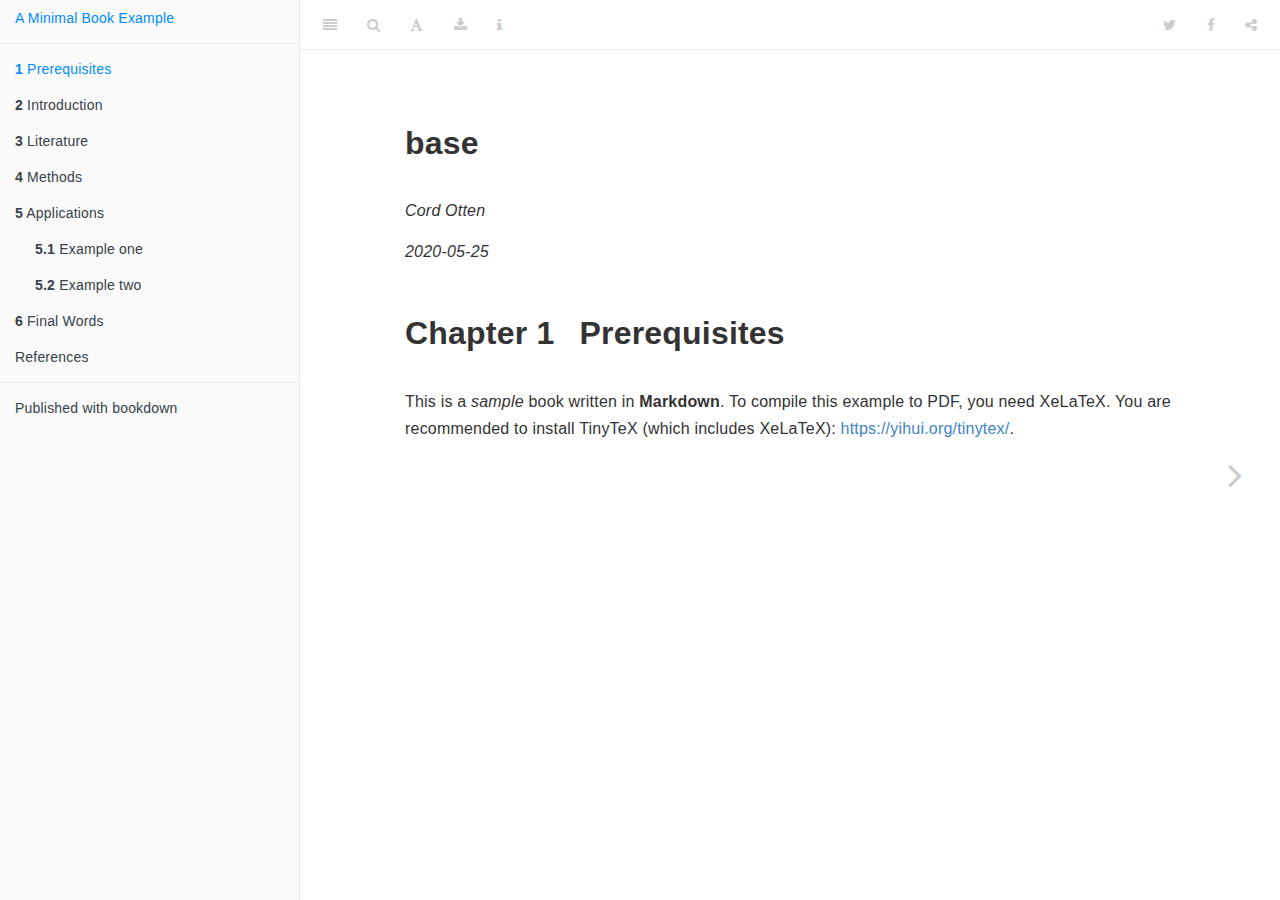
<file: _book/index.html>
<!DOCTYPE html>
<html lang="" xml:lang="">
<head>

  <meta charset="utf-8" />
  <meta http-equiv="X-UA-Compatible" content="IE=edge" />
  <title>base</title>
  <meta name="description" content="Minimal Example" />
  <meta name="generator" content="bookdown 0.19 and GitBook 2.6.7" />

  <meta property="og:title" content="base" />
  <meta property="og:type" content="book" />
  
  
  <meta property="og:description" content="Minimal Example" />
  

  <meta name="twitter:card" content="summary" />
  <meta name="twitter:title" content="base" />
  
  <meta name="twitter:description" content="Minimal Example" />
  

<meta name="author" content="Cord Otten" />


<meta name="date" content="2020-05-25" />

  <meta name="viewport" content="width=device-width, initial-scale=1" />
  <meta name="apple-mobile-web-app-capable" content="yes" />
  <meta name="apple-mobile-web-app-status-bar-style" content="black" />
  
  

<link rel="next" href="intro.html"/>
<script src="libs/jquery-2.2.3/jquery.min.js"></script>
<link href="libs/gitbook-2.6.7/css/style.css" rel="stylesheet" />
<link href="libs/gitbook-2.6.7/css/plugin-table.css" rel="stylesheet" />
<link href="libs/gitbook-2.6.7/css/plugin-bookdown.css" rel="stylesheet" />
<link href="libs/gitbook-2.6.7/css/plugin-highlight.css" rel="stylesheet" />
<link href="libs/gitbook-2.6.7/css/plugin-search.css" rel="stylesheet" />
<link href="libs/gitbook-2.6.7/css/plugin-fontsettings.css" rel="stylesheet" />
<link href="libs/gitbook-2.6.7/css/plugin-clipboard.css" rel="stylesheet" />











<style type="text/css">
a.sourceLine { display: inline-block; line-height: 1.25; }
a.sourceLine { pointer-events: none; color: inherit; text-decoration: inherit; }
a.sourceLine:empty { height: 1.2em; }
.sourceCode { overflow: visible; }
code.sourceCode { white-space: pre; position: relative; }
pre.sourceCode { margin: 0; }
@media screen {
div.sourceCode { overflow: auto; }
}
@media print {
code.sourceCode { white-space: pre-wrap; }
a.sourceLine { text-indent: -1em; padding-left: 1em; }
}
pre.numberSource a.sourceLine
  { position: relative; left: -4em; }
pre.numberSource a.sourceLine::before
  { content: attr(title);
    position: relative; left: -1em; text-align: right; vertical-align: baseline;
    border: none; pointer-events: all; display: inline-block;
    -webkit-touch-callout: none; -webkit-user-select: none;
    -khtml-user-select: none; -moz-user-select: none;
    -ms-user-select: none; user-select: none;
    padding: 0 4px; width: 4em;
    color: #aaaaaa;
  }
pre.numberSource { margin-left: 3em; border-left: 1px solid #aaaaaa;  padding-left: 4px; }
div.sourceCode
  {  }
@media screen {
a.sourceLine::before { text-decoration: underline; }
}
code span.al { color: #ff0000; font-weight: bold; } /* Alert */
code span.an { color: #60a0b0; font-weight: bold; font-style: italic; } /* Annotation */
code span.at { color: #7d9029; } /* Attribute */
code span.bn { color: #40a070; } /* BaseN */
code span.bu { } /* BuiltIn */
code span.cf { color: #007020; font-weight: bold; } /* ControlFlow */
code span.ch { color: #4070a0; } /* Char */
code span.cn { color: #880000; } /* Constant */
code span.co { color: #60a0b0; font-style: italic; } /* Comment */
code span.cv { color: #60a0b0; font-weight: bold; font-style: italic; } /* CommentVar */
code span.do { color: #ba2121; font-style: italic; } /* Documentation */
code span.dt { color: #902000; } /* DataType */
code span.dv { color: #40a070; } /* DecVal */
code span.er { color: #ff0000; font-weight: bold; } /* Error */
code span.ex { } /* Extension */
code span.fl { color: #40a070; } /* Float */
code span.fu { color: #06287e; } /* Function */
code span.im { } /* Import */
code span.in { color: #60a0b0; font-weight: bold; font-style: italic; } /* Information */
code span.kw { color: #007020; font-weight: bold; } /* Keyword */
code span.op { color: #666666; } /* Operator */
code span.ot { color: #007020; } /* Other */
code span.pp { color: #bc7a00; } /* Preprocessor */
code span.sc { color: #4070a0; } /* SpecialChar */
code span.ss { color: #bb6688; } /* SpecialString */
code span.st { color: #4070a0; } /* String */
code span.va { color: #19177c; } /* Variable */
code span.vs { color: #4070a0; } /* VerbatimString */
code span.wa { color: #60a0b0; font-weight: bold; font-style: italic; } /* Warning */
</style>

<link rel="stylesheet" href="style.css" type="text/css" />
</head>

<body>



  <div class="book without-animation with-summary font-size-2 font-family-1" data-basepath=".">

    <div class="book-summary">
      <nav role="navigation">

<ul class="summary">
<li><a href="./">A Minimal Book Example</a></li>

<li class="divider"></li>
<li class="chapter" data-level="1" data-path="index.html"><a href="index.html"><i class="fa fa-check"></i><b>1</b> Prerequisites</a></li>
<li class="chapter" data-level="2" data-path="intro.html"><a href="intro.html"><i class="fa fa-check"></i><b>2</b> Introduction</a></li>
<li class="chapter" data-level="3" data-path="literature.html"><a href="literature.html"><i class="fa fa-check"></i><b>3</b> Literature</a></li>
<li class="chapter" data-level="4" data-path="methods.html"><a href="methods.html"><i class="fa fa-check"></i><b>4</b> Methods</a></li>
<li class="chapter" data-level="5" data-path="applications.html"><a href="applications.html"><i class="fa fa-check"></i><b>5</b> Applications</a><ul>
<li class="chapter" data-level="5.1" data-path="applications.html"><a href="applications.html#example-one"><i class="fa fa-check"></i><b>5.1</b> Example one</a></li>
<li class="chapter" data-level="5.2" data-path="applications.html"><a href="applications.html#example-two"><i class="fa fa-check"></i><b>5.2</b> Example two</a></li>
</ul></li>
<li class="chapter" data-level="6" data-path="final-words.html"><a href="final-words.html"><i class="fa fa-check"></i><b>6</b> Final Words</a></li>
<li class="chapter" data-level="" data-path="references.html"><a href="references.html"><i class="fa fa-check"></i>References</a></li>
<li class="divider"></li>
<li><a href="https://github.com/rstudio/bookdown" target="blank">Published with bookdown</a></li>

</ul>

      </nav>
    </div>

    <div class="book-body">
      <div class="body-inner">
        <div class="book-header" role="navigation">
          <h1>
            <i class="fa fa-circle-o-notch fa-spin"></i><a href="./">base</a>
          </h1>
        </div>

        <div class="page-wrapper" tabindex="-1" role="main">
          <div class="page-inner">

            <section class="normal" id="section-">
<div id="header">
<h1 class="title">base</h1>
<p class="author"><em>Cord Otten</em></p>
<p class="date"><em>2020-05-25</em></p>
</div>
<div id="prerequisites" class="section level1">
<h1><span class="header-section-number">Chapter 1</span> Prerequisites</h1>
<p>This is a <em>sample</em> book written in <strong>Markdown</strong>.
To compile this example to PDF, you need XeLaTeX. You are recommended to install TinyTeX (which includes XeLaTeX): <a href="https://yihui.org/tinytex/" class="uri">https://yihui.org/tinytex/</a>.</p>

</div>
            </section>

          </div>
        </div>
      </div>

<a href="intro.html" class="navigation navigation-next navigation-unique" aria-label="Next page"><i class="fa fa-angle-right"></i></a>
    </div>
  </div>
<script src="libs/gitbook-2.6.7/js/app.min.js"></script>
<script src="libs/gitbook-2.6.7/js/lunr.js"></script>
<script src="libs/gitbook-2.6.7/js/clipboard.min.js"></script>
<script src="libs/gitbook-2.6.7/js/plugin-search.js"></script>
<script src="libs/gitbook-2.6.7/js/plugin-sharing.js"></script>
<script src="libs/gitbook-2.6.7/js/plugin-fontsettings.js"></script>
<script src="libs/gitbook-2.6.7/js/plugin-bookdown.js"></script>
<script src="libs/gitbook-2.6.7/js/jquery.highlight.js"></script>
<script src="libs/gitbook-2.6.7/js/plugin-clipboard.js"></script>
<script>
gitbook.require(["gitbook"], function(gitbook) {
gitbook.start({
"sharing": {
"github": false,
"facebook": true,
"twitter": true,
"linkedin": false,
"weibo": false,
"instapaper": false,
"vk": false,
"all": ["facebook", "twitter", "linkedin", "weibo", "instapaper"]
},
"fontsettings": {
"theme": "white",
"family": "sans",
"size": 2
},
"edit": {
"link": null,
"text": null
},
"history": {
"link": null,
"text": null
},
"view": {
"link": null,
"text": null
},
"download": ["github_io.pdf", "github_io.epub"],
"toc": {
"collapse": "subsection"
}
});
});
</script>

</body>

</html>
</file>
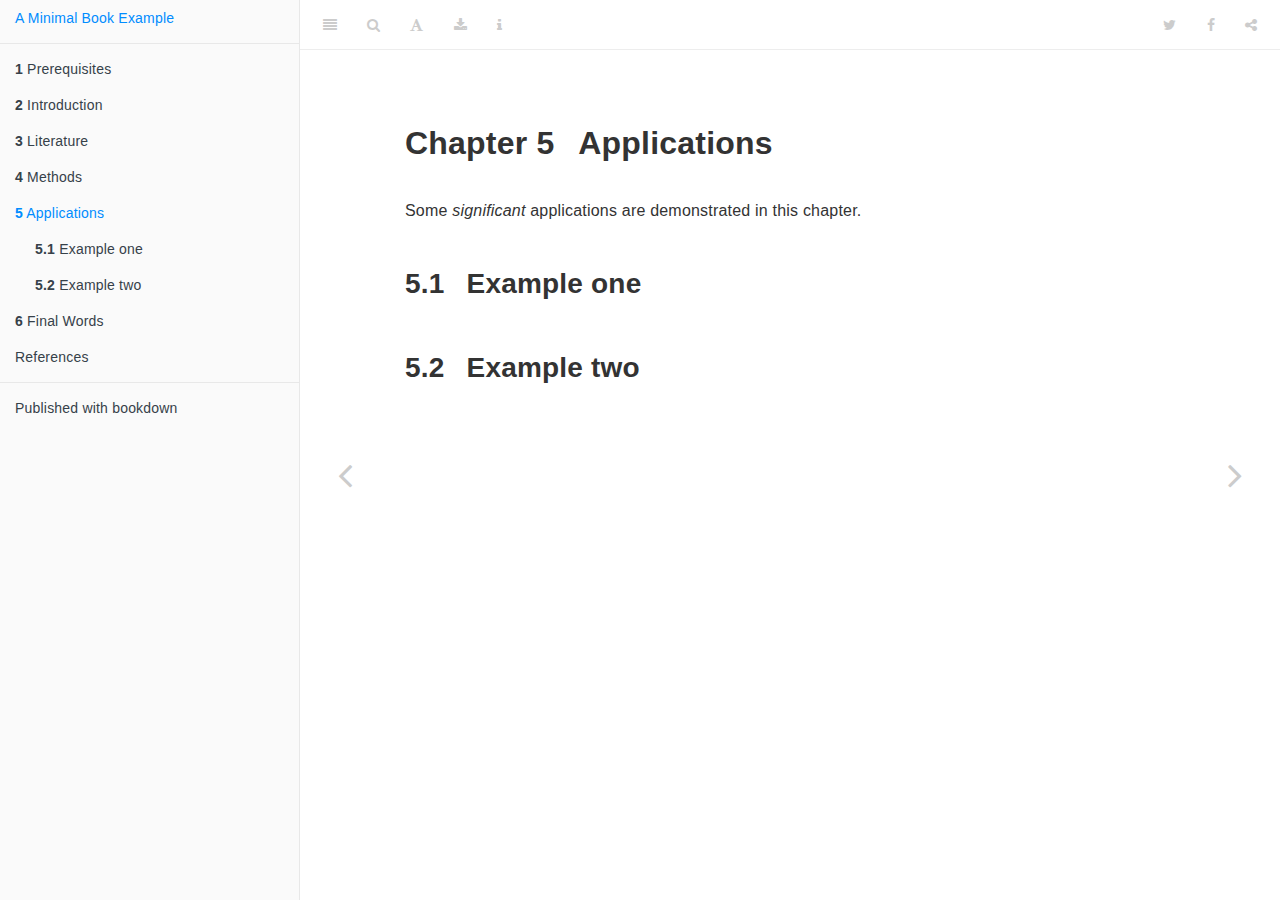
<file: _book/applications.html>
<!DOCTYPE html>
<html lang="" xml:lang="">
<head>

  <meta charset="utf-8" />
  <meta http-equiv="X-UA-Compatible" content="IE=edge" />
  <title>Chapter 5 Applications | base</title>
  <meta name="description" content="Minimal Example" />
  <meta name="generator" content="bookdown 0.19 and GitBook 2.6.7" />

  <meta property="og:title" content="Chapter 5 Applications | base" />
  <meta property="og:type" content="book" />
  
  
  <meta property="og:description" content="Minimal Example" />
  

  <meta name="twitter:card" content="summary" />
  <meta name="twitter:title" content="Chapter 5 Applications | base" />
  
  <meta name="twitter:description" content="Minimal Example" />
  

<meta name="author" content="Cord Otten" />


<meta name="date" content="2020-05-25" />

  <meta name="viewport" content="width=device-width, initial-scale=1" />
  <meta name="apple-mobile-web-app-capable" content="yes" />
  <meta name="apple-mobile-web-app-status-bar-style" content="black" />
  
  
<link rel="prev" href="methods.html"/>
<link rel="next" href="final-words.html"/>
<script src="libs/jquery-2.2.3/jquery.min.js"></script>
<link href="libs/gitbook-2.6.7/css/style.css" rel="stylesheet" />
<link href="libs/gitbook-2.6.7/css/plugin-table.css" rel="stylesheet" />
<link href="libs/gitbook-2.6.7/css/plugin-bookdown.css" rel="stylesheet" />
<link href="libs/gitbook-2.6.7/css/plugin-highlight.css" rel="stylesheet" />
<link href="libs/gitbook-2.6.7/css/plugin-search.css" rel="stylesheet" />
<link href="libs/gitbook-2.6.7/css/plugin-fontsettings.css" rel="stylesheet" />
<link href="libs/gitbook-2.6.7/css/plugin-clipboard.css" rel="stylesheet" />











<style type="text/css">
a.sourceLine { display: inline-block; line-height: 1.25; }
a.sourceLine { pointer-events: none; color: inherit; text-decoration: inherit; }
a.sourceLine:empty { height: 1.2em; }
.sourceCode { overflow: visible; }
code.sourceCode { white-space: pre; position: relative; }
pre.sourceCode { margin: 0; }
@media screen {
div.sourceCode { overflow: auto; }
}
@media print {
code.sourceCode { white-space: pre-wrap; }
a.sourceLine { text-indent: -1em; padding-left: 1em; }
}
pre.numberSource a.sourceLine
  { position: relative; left: -4em; }
pre.numberSource a.sourceLine::before
  { content: attr(title);
    position: relative; left: -1em; text-align: right; vertical-align: baseline;
    border: none; pointer-events: all; display: inline-block;
    -webkit-touch-callout: none; -webkit-user-select: none;
    -khtml-user-select: none; -moz-user-select: none;
    -ms-user-select: none; user-select: none;
    padding: 0 4px; width: 4em;
    color: #aaaaaa;
  }
pre.numberSource { margin-left: 3em; border-left: 1px solid #aaaaaa;  padding-left: 4px; }
div.sourceCode
  {  }
@media screen {
a.sourceLine::before { text-decoration: underline; }
}
code span.al { color: #ff0000; font-weight: bold; } /* Alert */
code span.an { color: #60a0b0; font-weight: bold; font-style: italic; } /* Annotation */
code span.at { color: #7d9029; } /* Attribute */
code span.bn { color: #40a070; } /* BaseN */
code span.bu { } /* BuiltIn */
code span.cf { color: #007020; font-weight: bold; } /* ControlFlow */
code span.ch { color: #4070a0; } /* Char */
code span.cn { color: #880000; } /* Constant */
code span.co { color: #60a0b0; font-style: italic; } /* Comment */
code span.cv { color: #60a0b0; font-weight: bold; font-style: italic; } /* CommentVar */
code span.do { color: #ba2121; font-style: italic; } /* Documentation */
code span.dt { color: #902000; } /* DataType */
code span.dv { color: #40a070; } /* DecVal */
code span.er { color: #ff0000; font-weight: bold; } /* Error */
code span.ex { } /* Extension */
code span.fl { color: #40a070; } /* Float */
code span.fu { color: #06287e; } /* Function */
code span.im { } /* Import */
code span.in { color: #60a0b0; font-weight: bold; font-style: italic; } /* Information */
code span.kw { color: #007020; font-weight: bold; } /* Keyword */
code span.op { color: #666666; } /* Operator */
code span.ot { color: #007020; } /* Other */
code span.pp { color: #bc7a00; } /* Preprocessor */
code span.sc { color: #4070a0; } /* SpecialChar */
code span.ss { color: #bb6688; } /* SpecialString */
code span.st { color: #4070a0; } /* String */
code span.va { color: #19177c; } /* Variable */
code span.vs { color: #4070a0; } /* VerbatimString */
code span.wa { color: #60a0b0; font-weight: bold; font-style: italic; } /* Warning */
</style>

<link rel="stylesheet" href="style.css" type="text/css" />
</head>

<body>



  <div class="book without-animation with-summary font-size-2 font-family-1" data-basepath=".">

    <div class="book-summary">
      <nav role="navigation">

<ul class="summary">
<li><a href="./">A Minimal Book Example</a></li>

<li class="divider"></li>
<li class="chapter" data-level="1" data-path="index.html"><a href="index.html"><i class="fa fa-check"></i><b>1</b> Prerequisites</a></li>
<li class="chapter" data-level="2" data-path="intro.html"><a href="intro.html"><i class="fa fa-check"></i><b>2</b> Introduction</a></li>
<li class="chapter" data-level="3" data-path="literature.html"><a href="literature.html"><i class="fa fa-check"></i><b>3</b> Literature</a></li>
<li class="chapter" data-level="4" data-path="methods.html"><a href="methods.html"><i class="fa fa-check"></i><b>4</b> Methods</a></li>
<li class="chapter" data-level="5" data-path="applications.html"><a href="applications.html"><i class="fa fa-check"></i><b>5</b> Applications</a><ul>
<li class="chapter" data-level="5.1" data-path="applications.html"><a href="applications.html#example-one"><i class="fa fa-check"></i><b>5.1</b> Example one</a></li>
<li class="chapter" data-level="5.2" data-path="applications.html"><a href="applications.html#example-two"><i class="fa fa-check"></i><b>5.2</b> Example two</a></li>
</ul></li>
<li class="chapter" data-level="6" data-path="final-words.html"><a href="final-words.html"><i class="fa fa-check"></i><b>6</b> Final Words</a></li>
<li class="chapter" data-level="" data-path="references.html"><a href="references.html"><i class="fa fa-check"></i>References</a></li>
<li class="divider"></li>
<li><a href="https://github.com/rstudio/bookdown" target="blank">Published with bookdown</a></li>

</ul>

      </nav>
    </div>

    <div class="book-body">
      <div class="body-inner">
        <div class="book-header" role="navigation">
          <h1>
            <i class="fa fa-circle-o-notch fa-spin"></i><a href="./">base</a>
          </h1>
        </div>

        <div class="page-wrapper" tabindex="-1" role="main">
          <div class="page-inner">

            <section class="normal" id="section-">
<div id="applications" class="section level1">
<h1><span class="header-section-number">Chapter 5</span> Applications</h1>
<p>Some <em>significant</em> applications are demonstrated in this chapter.</p>
<div id="example-one" class="section level2">
<h2><span class="header-section-number">5.1</span> Example one</h2>
</div>
<div id="example-two" class="section level2">
<h2><span class="header-section-number">5.2</span> Example two</h2>

</div>
</div>
            </section>

          </div>
        </div>
      </div>
<a href="methods.html" class="navigation navigation-prev " aria-label="Previous page"><i class="fa fa-angle-left"></i></a>
<a href="final-words.html" class="navigation navigation-next " aria-label="Next page"><i class="fa fa-angle-right"></i></a>
    </div>
  </div>
<script src="libs/gitbook-2.6.7/js/app.min.js"></script>
<script src="libs/gitbook-2.6.7/js/lunr.js"></script>
<script src="libs/gitbook-2.6.7/js/clipboard.min.js"></script>
<script src="libs/gitbook-2.6.7/js/plugin-search.js"></script>
<script src="libs/gitbook-2.6.7/js/plugin-sharing.js"></script>
<script src="libs/gitbook-2.6.7/js/plugin-fontsettings.js"></script>
<script src="libs/gitbook-2.6.7/js/plugin-bookdown.js"></script>
<script src="libs/gitbook-2.6.7/js/jquery.highlight.js"></script>
<script src="libs/gitbook-2.6.7/js/plugin-clipboard.js"></script>
<script>
gitbook.require(["gitbook"], function(gitbook) {
gitbook.start({
"sharing": {
"github": false,
"facebook": true,
"twitter": true,
"linkedin": false,
"weibo": false,
"instapaper": false,
"vk": false,
"all": ["facebook", "twitter", "linkedin", "weibo", "instapaper"]
},
"fontsettings": {
"theme": "white",
"family": "sans",
"size": 2
},
"edit": {
"link": null,
"text": null
},
"history": {
"link": null,
"text": null
},
"view": {
"link": null,
"text": null
},
"download": ["github_io.pdf", "github_io.epub"],
"toc": {
"collapse": "subsection"
}
});
});
</script>

</body>

</html>
</file>
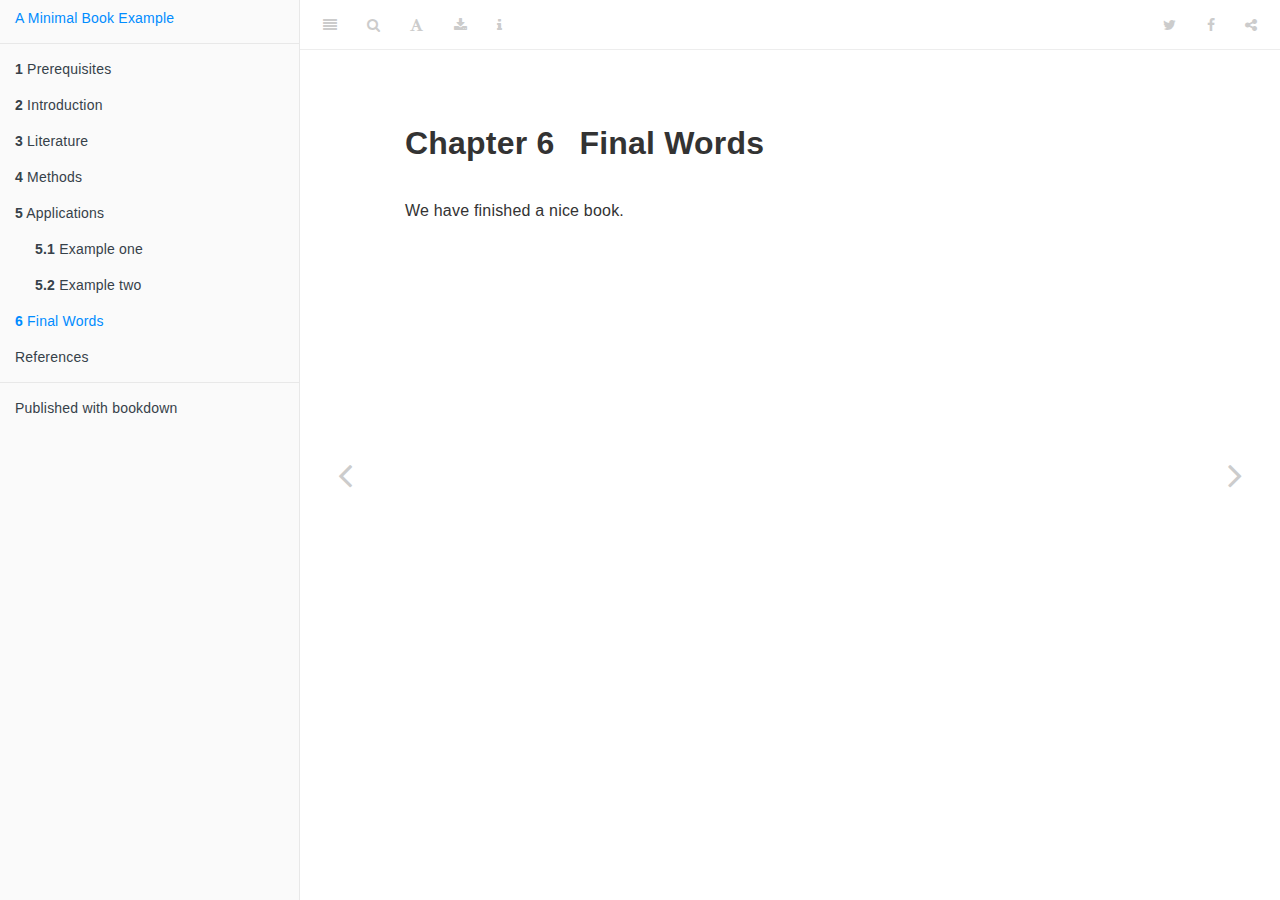
<file: _book/final-words.html>
<!DOCTYPE html>
<html lang="" xml:lang="">
<head>

  <meta charset="utf-8" />
  <meta http-equiv="X-UA-Compatible" content="IE=edge" />
  <title>Chapter 6 Final Words | base</title>
  <meta name="description" content="Minimal Example" />
  <meta name="generator" content="bookdown 0.19 and GitBook 2.6.7" />

  <meta property="og:title" content="Chapter 6 Final Words | base" />
  <meta property="og:type" content="book" />
  
  
  <meta property="og:description" content="Minimal Example" />
  

  <meta name="twitter:card" content="summary" />
  <meta name="twitter:title" content="Chapter 6 Final Words | base" />
  
  <meta name="twitter:description" content="Minimal Example" />
  

<meta name="author" content="Cord Otten" />


<meta name="date" content="2020-05-25" />

  <meta name="viewport" content="width=device-width, initial-scale=1" />
  <meta name="apple-mobile-web-app-capable" content="yes" />
  <meta name="apple-mobile-web-app-status-bar-style" content="black" />
  
  
<link rel="prev" href="applications.html"/>
<link rel="next" href="references.html"/>
<script src="libs/jquery-2.2.3/jquery.min.js"></script>
<link href="libs/gitbook-2.6.7/css/style.css" rel="stylesheet" />
<link href="libs/gitbook-2.6.7/css/plugin-table.css" rel="stylesheet" />
<link href="libs/gitbook-2.6.7/css/plugin-bookdown.css" rel="stylesheet" />
<link href="libs/gitbook-2.6.7/css/plugin-highlight.css" rel="stylesheet" />
<link href="libs/gitbook-2.6.7/css/plugin-search.css" rel="stylesheet" />
<link href="libs/gitbook-2.6.7/css/plugin-fontsettings.css" rel="stylesheet" />
<link href="libs/gitbook-2.6.7/css/plugin-clipboard.css" rel="stylesheet" />











<style type="text/css">
a.sourceLine { display: inline-block; line-height: 1.25; }
a.sourceLine { pointer-events: none; color: inherit; text-decoration: inherit; }
a.sourceLine:empty { height: 1.2em; }
.sourceCode { overflow: visible; }
code.sourceCode { white-space: pre; position: relative; }
pre.sourceCode { margin: 0; }
@media screen {
div.sourceCode { overflow: auto; }
}
@media print {
code.sourceCode { white-space: pre-wrap; }
a.sourceLine { text-indent: -1em; padding-left: 1em; }
}
pre.numberSource a.sourceLine
  { position: relative; left: -4em; }
pre.numberSource a.sourceLine::before
  { content: attr(title);
    position: relative; left: -1em; text-align: right; vertical-align: baseline;
    border: none; pointer-events: all; display: inline-block;
    -webkit-touch-callout: none; -webkit-user-select: none;
    -khtml-user-select: none; -moz-user-select: none;
    -ms-user-select: none; user-select: none;
    padding: 0 4px; width: 4em;
    color: #aaaaaa;
  }
pre.numberSource { margin-left: 3em; border-left: 1px solid #aaaaaa;  padding-left: 4px; }
div.sourceCode
  {  }
@media screen {
a.sourceLine::before { text-decoration: underline; }
}
code span.al { color: #ff0000; font-weight: bold; } /* Alert */
code span.an { color: #60a0b0; font-weight: bold; font-style: italic; } /* Annotation */
code span.at { color: #7d9029; } /* Attribute */
code span.bn { color: #40a070; } /* BaseN */
code span.bu { } /* BuiltIn */
code span.cf { color: #007020; font-weight: bold; } /* ControlFlow */
code span.ch { color: #4070a0; } /* Char */
code span.cn { color: #880000; } /* Constant */
code span.co { color: #60a0b0; font-style: italic; } /* Comment */
code span.cv { color: #60a0b0; font-weight: bold; font-style: italic; } /* CommentVar */
code span.do { color: #ba2121; font-style: italic; } /* Documentation */
code span.dt { color: #902000; } /* DataType */
code span.dv { color: #40a070; } /* DecVal */
code span.er { color: #ff0000; font-weight: bold; } /* Error */
code span.ex { } /* Extension */
code span.fl { color: #40a070; } /* Float */
code span.fu { color: #06287e; } /* Function */
code span.im { } /* Import */
code span.in { color: #60a0b0; font-weight: bold; font-style: italic; } /* Information */
code span.kw { color: #007020; font-weight: bold; } /* Keyword */
code span.op { color: #666666; } /* Operator */
code span.ot { color: #007020; } /* Other */
code span.pp { color: #bc7a00; } /* Preprocessor */
code span.sc { color: #4070a0; } /* SpecialChar */
code span.ss { color: #bb6688; } /* SpecialString */
code span.st { color: #4070a0; } /* String */
code span.va { color: #19177c; } /* Variable */
code span.vs { color: #4070a0; } /* VerbatimString */
code span.wa { color: #60a0b0; font-weight: bold; font-style: italic; } /* Warning */
</style>

<link rel="stylesheet" href="style.css" type="text/css" />
</head>

<body>



  <div class="book without-animation with-summary font-size-2 font-family-1" data-basepath=".">

    <div class="book-summary">
      <nav role="navigation">

<ul class="summary">
<li><a href="./">A Minimal Book Example</a></li>

<li class="divider"></li>
<li class="chapter" data-level="1" data-path="index.html"><a href="index.html"><i class="fa fa-check"></i><b>1</b> Prerequisites</a></li>
<li class="chapter" data-level="2" data-path="intro.html"><a href="intro.html"><i class="fa fa-check"></i><b>2</b> Introduction</a></li>
<li class="chapter" data-level="3" data-path="literature.html"><a href="literature.html"><i class="fa fa-check"></i><b>3</b> Literature</a></li>
<li class="chapter" data-level="4" data-path="methods.html"><a href="methods.html"><i class="fa fa-check"></i><b>4</b> Methods</a></li>
<li class="chapter" data-level="5" data-path="applications.html"><a href="applications.html"><i class="fa fa-check"></i><b>5</b> Applications</a><ul>
<li class="chapter" data-level="5.1" data-path="applications.html"><a href="applications.html#example-one"><i class="fa fa-check"></i><b>5.1</b> Example one</a></li>
<li class="chapter" data-level="5.2" data-path="applications.html"><a href="applications.html#example-two"><i class="fa fa-check"></i><b>5.2</b> Example two</a></li>
</ul></li>
<li class="chapter" data-level="6" data-path="final-words.html"><a href="final-words.html"><i class="fa fa-check"></i><b>6</b> Final Words</a></li>
<li class="chapter" data-level="" data-path="references.html"><a href="references.html"><i class="fa fa-check"></i>References</a></li>
<li class="divider"></li>
<li><a href="https://github.com/rstudio/bookdown" target="blank">Published with bookdown</a></li>

</ul>

      </nav>
    </div>

    <div class="book-body">
      <div class="body-inner">
        <div class="book-header" role="navigation">
          <h1>
            <i class="fa fa-circle-o-notch fa-spin"></i><a href="./">base</a>
          </h1>
        </div>

        <div class="page-wrapper" tabindex="-1" role="main">
          <div class="page-inner">

            <section class="normal" id="section-">
<div id="final-words" class="section level1">
<h1><span class="header-section-number">Chapter 6</span> Final Words</h1>
<p>We have finished a nice book.</p>

</div>
            </section>

          </div>
        </div>
      </div>
<a href="applications.html" class="navigation navigation-prev " aria-label="Previous page"><i class="fa fa-angle-left"></i></a>
<a href="references.html" class="navigation navigation-next " aria-label="Next page"><i class="fa fa-angle-right"></i></a>
    </div>
  </div>
<script src="libs/gitbook-2.6.7/js/app.min.js"></script>
<script src="libs/gitbook-2.6.7/js/lunr.js"></script>
<script src="libs/gitbook-2.6.7/js/clipboard.min.js"></script>
<script src="libs/gitbook-2.6.7/js/plugin-search.js"></script>
<script src="libs/gitbook-2.6.7/js/plugin-sharing.js"></script>
<script src="libs/gitbook-2.6.7/js/plugin-fontsettings.js"></script>
<script src="libs/gitbook-2.6.7/js/plugin-bookdown.js"></script>
<script src="libs/gitbook-2.6.7/js/jquery.highlight.js"></script>
<script src="libs/gitbook-2.6.7/js/plugin-clipboard.js"></script>
<script>
gitbook.require(["gitbook"], function(gitbook) {
gitbook.start({
"sharing": {
"github": false,
"facebook": true,
"twitter": true,
"linkedin": false,
"weibo": false,
"instapaper": false,
"vk": false,
"all": ["facebook", "twitter", "linkedin", "weibo", "instapaper"]
},
"fontsettings": {
"theme": "white",
"family": "sans",
"size": 2
},
"edit": {
"link": null,
"text": null
},
"history": {
"link": null,
"text": null
},
"view": {
"link": null,
"text": null
},
"download": ["github_io.pdf", "github_io.epub"],
"toc": {
"collapse": "subsection"
}
});
});
</script>

</body>

</html>
</file>
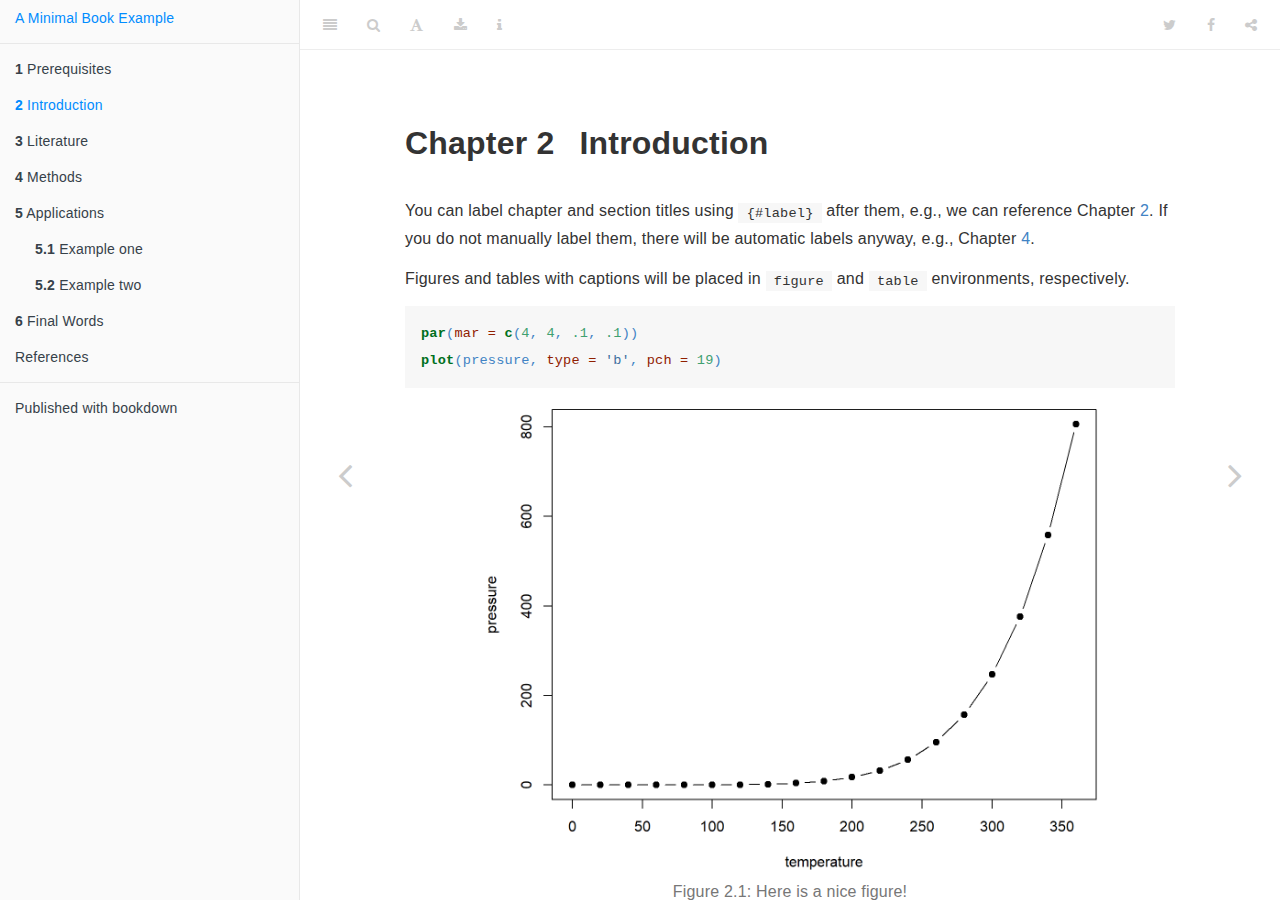
<file: _book/intro.html>
<!DOCTYPE html>
<html lang="" xml:lang="">
<head>

  <meta charset="utf-8" />
  <meta http-equiv="X-UA-Compatible" content="IE=edge" />
  <title>Chapter 2 Introduction | base</title>
  <meta name="description" content="Minimal Example" />
  <meta name="generator" content="bookdown 0.19 and GitBook 2.6.7" />

  <meta property="og:title" content="Chapter 2 Introduction | base" />
  <meta property="og:type" content="book" />
  
  
  <meta property="og:description" content="Minimal Example" />
  

  <meta name="twitter:card" content="summary" />
  <meta name="twitter:title" content="Chapter 2 Introduction | base" />
  
  <meta name="twitter:description" content="Minimal Example" />
  

<meta name="author" content="Cord Otten" />


<meta name="date" content="2020-05-25" />

  <meta name="viewport" content="width=device-width, initial-scale=1" />
  <meta name="apple-mobile-web-app-capable" content="yes" />
  <meta name="apple-mobile-web-app-status-bar-style" content="black" />
  
  
<link rel="prev" href="index.html"/>
<link rel="next" href="literature.html"/>
<script src="libs/jquery-2.2.3/jquery.min.js"></script>
<link href="libs/gitbook-2.6.7/css/style.css" rel="stylesheet" />
<link href="libs/gitbook-2.6.7/css/plugin-table.css" rel="stylesheet" />
<link href="libs/gitbook-2.6.7/css/plugin-bookdown.css" rel="stylesheet" />
<link href="libs/gitbook-2.6.7/css/plugin-highlight.css" rel="stylesheet" />
<link href="libs/gitbook-2.6.7/css/plugin-search.css" rel="stylesheet" />
<link href="libs/gitbook-2.6.7/css/plugin-fontsettings.css" rel="stylesheet" />
<link href="libs/gitbook-2.6.7/css/plugin-clipboard.css" rel="stylesheet" />











<style type="text/css">
a.sourceLine { display: inline-block; line-height: 1.25; }
a.sourceLine { pointer-events: none; color: inherit; text-decoration: inherit; }
a.sourceLine:empty { height: 1.2em; }
.sourceCode { overflow: visible; }
code.sourceCode { white-space: pre; position: relative; }
pre.sourceCode { margin: 0; }
@media screen {
div.sourceCode { overflow: auto; }
}
@media print {
code.sourceCode { white-space: pre-wrap; }
a.sourceLine { text-indent: -1em; padding-left: 1em; }
}
pre.numberSource a.sourceLine
  { position: relative; left: -4em; }
pre.numberSource a.sourceLine::before
  { content: attr(title);
    position: relative; left: -1em; text-align: right; vertical-align: baseline;
    border: none; pointer-events: all; display: inline-block;
    -webkit-touch-callout: none; -webkit-user-select: none;
    -khtml-user-select: none; -moz-user-select: none;
    -ms-user-select: none; user-select: none;
    padding: 0 4px; width: 4em;
    color: #aaaaaa;
  }
pre.numberSource { margin-left: 3em; border-left: 1px solid #aaaaaa;  padding-left: 4px; }
div.sourceCode
  {  }
@media screen {
a.sourceLine::before { text-decoration: underline; }
}
code span.al { color: #ff0000; font-weight: bold; } /* Alert */
code span.an { color: #60a0b0; font-weight: bold; font-style: italic; } /* Annotation */
code span.at { color: #7d9029; } /* Attribute */
code span.bn { color: #40a070; } /* BaseN */
code span.bu { } /* BuiltIn */
code span.cf { color: #007020; font-weight: bold; } /* ControlFlow */
code span.ch { color: #4070a0; } /* Char */
code span.cn { color: #880000; } /* Constant */
code span.co { color: #60a0b0; font-style: italic; } /* Comment */
code span.cv { color: #60a0b0; font-weight: bold; font-style: italic; } /* CommentVar */
code span.do { color: #ba2121; font-style: italic; } /* Documentation */
code span.dt { color: #902000; } /* DataType */
code span.dv { color: #40a070; } /* DecVal */
code span.er { color: #ff0000; font-weight: bold; } /* Error */
code span.ex { } /* Extension */
code span.fl { color: #40a070; } /* Float */
code span.fu { color: #06287e; } /* Function */
code span.im { } /* Import */
code span.in { color: #60a0b0; font-weight: bold; font-style: italic; } /* Information */
code span.kw { color: #007020; font-weight: bold; } /* Keyword */
code span.op { color: #666666; } /* Operator */
code span.ot { color: #007020; } /* Other */
code span.pp { color: #bc7a00; } /* Preprocessor */
code span.sc { color: #4070a0; } /* SpecialChar */
code span.ss { color: #bb6688; } /* SpecialString */
code span.st { color: #4070a0; } /* String */
code span.va { color: #19177c; } /* Variable */
code span.vs { color: #4070a0; } /* VerbatimString */
code span.wa { color: #60a0b0; font-weight: bold; font-style: italic; } /* Warning */
</style>

<link rel="stylesheet" href="style.css" type="text/css" />
</head>

<body>



  <div class="book without-animation with-summary font-size-2 font-family-1" data-basepath=".">

    <div class="book-summary">
      <nav role="navigation">

<ul class="summary">
<li><a href="./">A Minimal Book Example</a></li>

<li class="divider"></li>
<li class="chapter" data-level="1" data-path="index.html"><a href="index.html"><i class="fa fa-check"></i><b>1</b> Prerequisites</a></li>
<li class="chapter" data-level="2" data-path="intro.html"><a href="intro.html"><i class="fa fa-check"></i><b>2</b> Introduction</a></li>
<li class="chapter" data-level="3" data-path="literature.html"><a href="literature.html"><i class="fa fa-check"></i><b>3</b> Literature</a></li>
<li class="chapter" data-level="4" data-path="methods.html"><a href="methods.html"><i class="fa fa-check"></i><b>4</b> Methods</a></li>
<li class="chapter" data-level="5" data-path="applications.html"><a href="applications.html"><i class="fa fa-check"></i><b>5</b> Applications</a><ul>
<li class="chapter" data-level="5.1" data-path="applications.html"><a href="applications.html#example-one"><i class="fa fa-check"></i><b>5.1</b> Example one</a></li>
<li class="chapter" data-level="5.2" data-path="applications.html"><a href="applications.html#example-two"><i class="fa fa-check"></i><b>5.2</b> Example two</a></li>
</ul></li>
<li class="chapter" data-level="6" data-path="final-words.html"><a href="final-words.html"><i class="fa fa-check"></i><b>6</b> Final Words</a></li>
<li class="chapter" data-level="" data-path="references.html"><a href="references.html"><i class="fa fa-check"></i>References</a></li>
<li class="divider"></li>
<li><a href="https://github.com/rstudio/bookdown" target="blank">Published with bookdown</a></li>

</ul>

      </nav>
    </div>

    <div class="book-body">
      <div class="body-inner">
        <div class="book-header" role="navigation">
          <h1>
            <i class="fa fa-circle-o-notch fa-spin"></i><a href="./">base</a>
          </h1>
        </div>

        <div class="page-wrapper" tabindex="-1" role="main">
          <div class="page-inner">

            <section class="normal" id="section-">
<div id="intro" class="section level1">
<h1><span class="header-section-number">Chapter 2</span> Introduction</h1>
<p>You can label chapter and section titles using <code>{#label}</code> after them, e.g., we can reference Chapter <a href="intro.html#intro">2</a>. If you do not manually label them, there will be automatic labels anyway, e.g., Chapter <a href="methods.html#methods">4</a>.</p>
<p>Figures and tables with captions will be placed in <code>figure</code> and <code>table</code> environments, respectively.</p>
<div class="sourceCode" id="cb1"><pre class="sourceCode r"><code class="sourceCode r"><a class="sourceLine" id="cb1-1" title="1"><span class="kw">par</span>(<span class="dt">mar =</span> <span class="kw">c</span>(<span class="dv">4</span>, <span class="dv">4</span>, <span class="fl">.1</span>, <span class="fl">.1</span>))</a>
<a class="sourceLine" id="cb1-2" title="2"><span class="kw">plot</span>(pressure, <span class="dt">type =</span> <span class="st">&#39;b&#39;</span>, <span class="dt">pch =</span> <span class="dv">19</span>)</a></code></pre></div>
<div class="figure" style="text-align: center"><span id="fig:nice-fig"></span>
<img src="01-intro_files/figure-html/nice-fig-1.png" alt="Here is a nice figure!" width="80%" />
<p class="caption">
Figure 2.1: Here is a nice figure!
</p>
</div>
<p>Reference a figure by its code chunk label with the <code>fig:</code> prefix, e.g., see Figure <a href="intro.html#fig:nice-fig">2.1</a>. Similarly, you can reference tables generated from <code>knitr::kable()</code>, e.g., see Table <a href="intro.html#tab:nice-tab">2.1</a>.</p>
<div class="sourceCode" id="cb2"><pre class="sourceCode r"><code class="sourceCode r"><a class="sourceLine" id="cb2-1" title="1">knitr<span class="op">::</span><span class="kw">kable</span>(</a>
<a class="sourceLine" id="cb2-2" title="2">  <span class="kw">head</span>(iris, <span class="dv">20</span>), <span class="dt">caption =</span> <span class="st">&#39;Here is a nice table!&#39;</span>,</a>
<a class="sourceLine" id="cb2-3" title="3">  <span class="dt">booktabs =</span> <span class="ot">TRUE</span></a>
<a class="sourceLine" id="cb2-4" title="4">)</a></code></pre></div>
<table>
<caption><span id="tab:nice-tab">Table 2.1: </span>Here is a nice table!</caption>
<thead>
<tr class="header">
<th align="right">Sepal.Length</th>
<th align="right">Sepal.Width</th>
<th align="right">Petal.Length</th>
<th align="right">Petal.Width</th>
<th align="left">Species</th>
</tr>
</thead>
<tbody>
<tr class="odd">
<td align="right">5.1</td>
<td align="right">3.5</td>
<td align="right">1.4</td>
<td align="right">0.2</td>
<td align="left">setosa</td>
</tr>
<tr class="even">
<td align="right">4.9</td>
<td align="right">3.0</td>
<td align="right">1.4</td>
<td align="right">0.2</td>
<td align="left">setosa</td>
</tr>
<tr class="odd">
<td align="right">4.7</td>
<td align="right">3.2</td>
<td align="right">1.3</td>
<td align="right">0.2</td>
<td align="left">setosa</td>
</tr>
<tr class="even">
<td align="right">4.6</td>
<td align="right">3.1</td>
<td align="right">1.5</td>
<td align="right">0.2</td>
<td align="left">setosa</td>
</tr>
<tr class="odd">
<td align="right">5.0</td>
<td align="right">3.6</td>
<td align="right">1.4</td>
<td align="right">0.2</td>
<td align="left">setosa</td>
</tr>
<tr class="even">
<td align="right">5.4</td>
<td align="right">3.9</td>
<td align="right">1.7</td>
<td align="right">0.4</td>
<td align="left">setosa</td>
</tr>
<tr class="odd">
<td align="right">4.6</td>
<td align="right">3.4</td>
<td align="right">1.4</td>
<td align="right">0.3</td>
<td align="left">setosa</td>
</tr>
<tr class="even">
<td align="right">5.0</td>
<td align="right">3.4</td>
<td align="right">1.5</td>
<td align="right">0.2</td>
<td align="left">setosa</td>
</tr>
<tr class="odd">
<td align="right">4.4</td>
<td align="right">2.9</td>
<td align="right">1.4</td>
<td align="right">0.2</td>
<td align="left">setosa</td>
</tr>
<tr class="even">
<td align="right">4.9</td>
<td align="right">3.1</td>
<td align="right">1.5</td>
<td align="right">0.1</td>
<td align="left">setosa</td>
</tr>
<tr class="odd">
<td align="right">5.4</td>
<td align="right">3.7</td>
<td align="right">1.5</td>
<td align="right">0.2</td>
<td align="left">setosa</td>
</tr>
<tr class="even">
<td align="right">4.8</td>
<td align="right">3.4</td>
<td align="right">1.6</td>
<td align="right">0.2</td>
<td align="left">setosa</td>
</tr>
<tr class="odd">
<td align="right">4.8</td>
<td align="right">3.0</td>
<td align="right">1.4</td>
<td align="right">0.1</td>
<td align="left">setosa</td>
</tr>
<tr class="even">
<td align="right">4.3</td>
<td align="right">3.0</td>
<td align="right">1.1</td>
<td align="right">0.1</td>
<td align="left">setosa</td>
</tr>
<tr class="odd">
<td align="right">5.8</td>
<td align="right">4.0</td>
<td align="right">1.2</td>
<td align="right">0.2</td>
<td align="left">setosa</td>
</tr>
<tr class="even">
<td align="right">5.7</td>
<td align="right">4.4</td>
<td align="right">1.5</td>
<td align="right">0.4</td>
<td align="left">setosa</td>
</tr>
<tr class="odd">
<td align="right">5.4</td>
<td align="right">3.9</td>
<td align="right">1.3</td>
<td align="right">0.4</td>
<td align="left">setosa</td>
</tr>
<tr class="even">
<td align="right">5.1</td>
<td align="right">3.5</td>
<td align="right">1.4</td>
<td align="right">0.3</td>
<td align="left">setosa</td>
</tr>
<tr class="odd">
<td align="right">5.7</td>
<td align="right">3.8</td>
<td align="right">1.7</td>
<td align="right">0.3</td>
<td align="left">setosa</td>
</tr>
<tr class="even">
<td align="right">5.1</td>
<td align="right">3.8</td>
<td align="right">1.5</td>
<td align="right">0.3</td>
<td align="left">setosa</td>
</tr>
</tbody>
</table>
<p>You can write citations, too. For example, we are using the <strong>bookdown</strong> package <span class="citation">[@R-bookdown]</span> in this sample book, which was built on top of R Markdown and <strong>knitr</strong> <span class="citation">[@xie2015]</span>.</p>

</div>
            </section>

          </div>
        </div>
      </div>
<a href="index.html" class="navigation navigation-prev " aria-label="Previous page"><i class="fa fa-angle-left"></i></a>
<a href="literature.html" class="navigation navigation-next " aria-label="Next page"><i class="fa fa-angle-right"></i></a>
    </div>
  </div>
<script src="libs/gitbook-2.6.7/js/app.min.js"></script>
<script src="libs/gitbook-2.6.7/js/lunr.js"></script>
<script src="libs/gitbook-2.6.7/js/clipboard.min.js"></script>
<script src="libs/gitbook-2.6.7/js/plugin-search.js"></script>
<script src="libs/gitbook-2.6.7/js/plugin-sharing.js"></script>
<script src="libs/gitbook-2.6.7/js/plugin-fontsettings.js"></script>
<script src="libs/gitbook-2.6.7/js/plugin-bookdown.js"></script>
<script src="libs/gitbook-2.6.7/js/jquery.highlight.js"></script>
<script src="libs/gitbook-2.6.7/js/plugin-clipboard.js"></script>
<script>
gitbook.require(["gitbook"], function(gitbook) {
gitbook.start({
"sharing": {
"github": false,
"facebook": true,
"twitter": true,
"linkedin": false,
"weibo": false,
"instapaper": false,
"vk": false,
"all": ["facebook", "twitter", "linkedin", "weibo", "instapaper"]
},
"fontsettings": {
"theme": "white",
"family": "sans",
"size": 2
},
"edit": {
"link": null,
"text": null
},
"history": {
"link": null,
"text": null
},
"view": {
"link": null,
"text": null
},
"download": ["github_io.pdf", "github_io.epub"],
"toc": {
"collapse": "subsection"
}
});
});
</script>

</body>

</html>
</file>
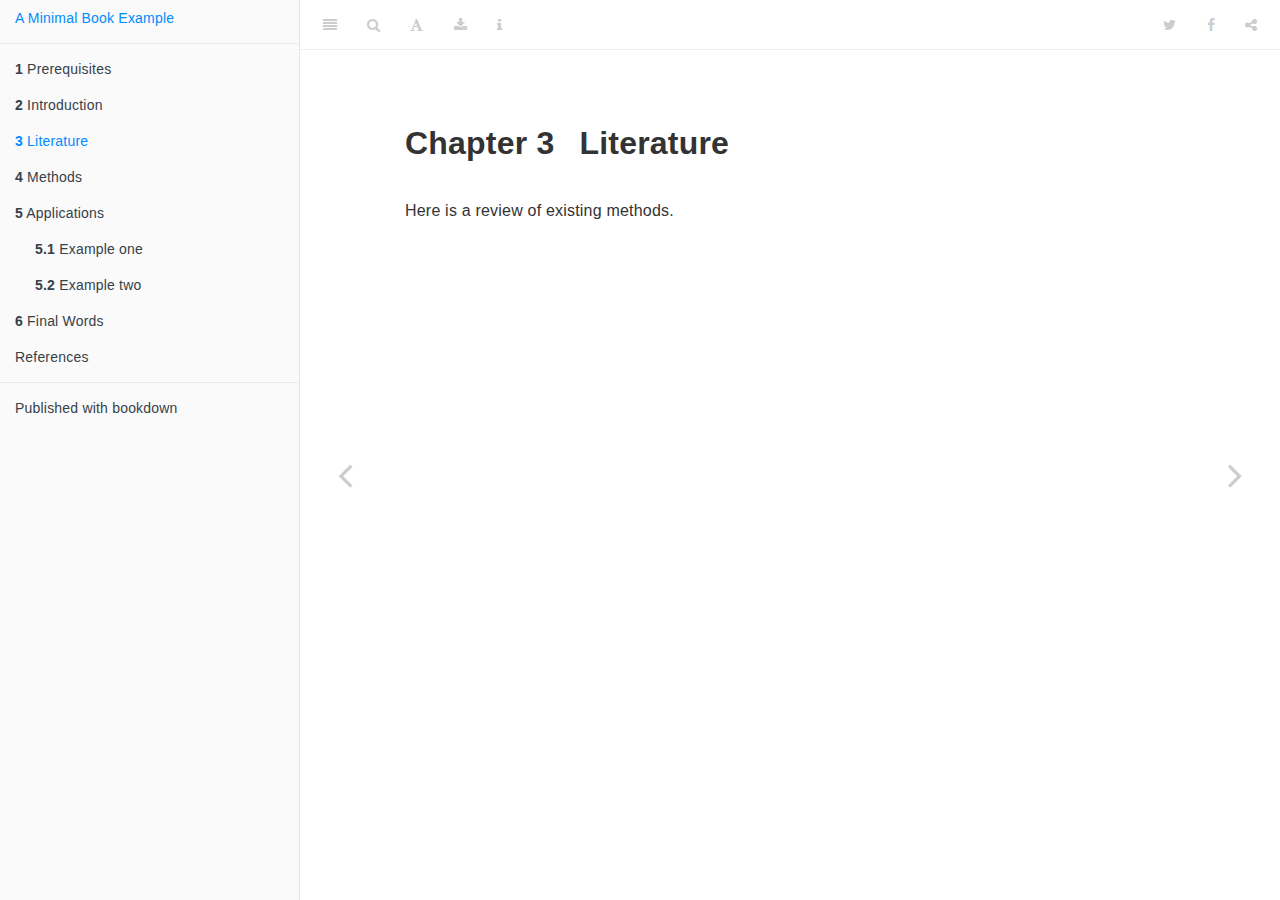
<file: _book/literature.html>
<!DOCTYPE html>
<html lang="" xml:lang="">
<head>

  <meta charset="utf-8" />
  <meta http-equiv="X-UA-Compatible" content="IE=edge" />
  <title>Chapter 3 Literature | base</title>
  <meta name="description" content="Minimal Example" />
  <meta name="generator" content="bookdown 0.19 and GitBook 2.6.7" />

  <meta property="og:title" content="Chapter 3 Literature | base" />
  <meta property="og:type" content="book" />
  
  
  <meta property="og:description" content="Minimal Example" />
  

  <meta name="twitter:card" content="summary" />
  <meta name="twitter:title" content="Chapter 3 Literature | base" />
  
  <meta name="twitter:description" content="Minimal Example" />
  

<meta name="author" content="Cord Otten" />


<meta name="date" content="2020-05-25" />

  <meta name="viewport" content="width=device-width, initial-scale=1" />
  <meta name="apple-mobile-web-app-capable" content="yes" />
  <meta name="apple-mobile-web-app-status-bar-style" content="black" />
  
  
<link rel="prev" href="intro.html"/>
<link rel="next" href="methods.html"/>
<script src="libs/jquery-2.2.3/jquery.min.js"></script>
<link href="libs/gitbook-2.6.7/css/style.css" rel="stylesheet" />
<link href="libs/gitbook-2.6.7/css/plugin-table.css" rel="stylesheet" />
<link href="libs/gitbook-2.6.7/css/plugin-bookdown.css" rel="stylesheet" />
<link href="libs/gitbook-2.6.7/css/plugin-highlight.css" rel="stylesheet" />
<link href="libs/gitbook-2.6.7/css/plugin-search.css" rel="stylesheet" />
<link href="libs/gitbook-2.6.7/css/plugin-fontsettings.css" rel="stylesheet" />
<link href="libs/gitbook-2.6.7/css/plugin-clipboard.css" rel="stylesheet" />











<style type="text/css">
a.sourceLine { display: inline-block; line-height: 1.25; }
a.sourceLine { pointer-events: none; color: inherit; text-decoration: inherit; }
a.sourceLine:empty { height: 1.2em; }
.sourceCode { overflow: visible; }
code.sourceCode { white-space: pre; position: relative; }
pre.sourceCode { margin: 0; }
@media screen {
div.sourceCode { overflow: auto; }
}
@media print {
code.sourceCode { white-space: pre-wrap; }
a.sourceLine { text-indent: -1em; padding-left: 1em; }
}
pre.numberSource a.sourceLine
  { position: relative; left: -4em; }
pre.numberSource a.sourceLine::before
  { content: attr(title);
    position: relative; left: -1em; text-align: right; vertical-align: baseline;
    border: none; pointer-events: all; display: inline-block;
    -webkit-touch-callout: none; -webkit-user-select: none;
    -khtml-user-select: none; -moz-user-select: none;
    -ms-user-select: none; user-select: none;
    padding: 0 4px; width: 4em;
    color: #aaaaaa;
  }
pre.numberSource { margin-left: 3em; border-left: 1px solid #aaaaaa;  padding-left: 4px; }
div.sourceCode
  {  }
@media screen {
a.sourceLine::before { text-decoration: underline; }
}
code span.al { color: #ff0000; font-weight: bold; } /* Alert */
code span.an { color: #60a0b0; font-weight: bold; font-style: italic; } /* Annotation */
code span.at { color: #7d9029; } /* Attribute */
code span.bn { color: #40a070; } /* BaseN */
code span.bu { } /* BuiltIn */
code span.cf { color: #007020; font-weight: bold; } /* ControlFlow */
code span.ch { color: #4070a0; } /* Char */
code span.cn { color: #880000; } /* Constant */
code span.co { color: #60a0b0; font-style: italic; } /* Comment */
code span.cv { color: #60a0b0; font-weight: bold; font-style: italic; } /* CommentVar */
code span.do { color: #ba2121; font-style: italic; } /* Documentation */
code span.dt { color: #902000; } /* DataType */
code span.dv { color: #40a070; } /* DecVal */
code span.er { color: #ff0000; font-weight: bold; } /* Error */
code span.ex { } /* Extension */
code span.fl { color: #40a070; } /* Float */
code span.fu { color: #06287e; } /* Function */
code span.im { } /* Import */
code span.in { color: #60a0b0; font-weight: bold; font-style: italic; } /* Information */
code span.kw { color: #007020; font-weight: bold; } /* Keyword */
code span.op { color: #666666; } /* Operator */
code span.ot { color: #007020; } /* Other */
code span.pp { color: #bc7a00; } /* Preprocessor */
code span.sc { color: #4070a0; } /* SpecialChar */
code span.ss { color: #bb6688; } /* SpecialString */
code span.st { color: #4070a0; } /* String */
code span.va { color: #19177c; } /* Variable */
code span.vs { color: #4070a0; } /* VerbatimString */
code span.wa { color: #60a0b0; font-weight: bold; font-style: italic; } /* Warning */
</style>

<link rel="stylesheet" href="style.css" type="text/css" />
</head>

<body>



  <div class="book without-animation with-summary font-size-2 font-family-1" data-basepath=".">

    <div class="book-summary">
      <nav role="navigation">

<ul class="summary">
<li><a href="./">A Minimal Book Example</a></li>

<li class="divider"></li>
<li class="chapter" data-level="1" data-path="index.html"><a href="index.html"><i class="fa fa-check"></i><b>1</b> Prerequisites</a></li>
<li class="chapter" data-level="2" data-path="intro.html"><a href="intro.html"><i class="fa fa-check"></i><b>2</b> Introduction</a></li>
<li class="chapter" data-level="3" data-path="literature.html"><a href="literature.html"><i class="fa fa-check"></i><b>3</b> Literature</a></li>
<li class="chapter" data-level="4" data-path="methods.html"><a href="methods.html"><i class="fa fa-check"></i><b>4</b> Methods</a></li>
<li class="chapter" data-level="5" data-path="applications.html"><a href="applications.html"><i class="fa fa-check"></i><b>5</b> Applications</a><ul>
<li class="chapter" data-level="5.1" data-path="applications.html"><a href="applications.html#example-one"><i class="fa fa-check"></i><b>5.1</b> Example one</a></li>
<li class="chapter" data-level="5.2" data-path="applications.html"><a href="applications.html#example-two"><i class="fa fa-check"></i><b>5.2</b> Example two</a></li>
</ul></li>
<li class="chapter" data-level="6" data-path="final-words.html"><a href="final-words.html"><i class="fa fa-check"></i><b>6</b> Final Words</a></li>
<li class="chapter" data-level="" data-path="references.html"><a href="references.html"><i class="fa fa-check"></i>References</a></li>
<li class="divider"></li>
<li><a href="https://github.com/rstudio/bookdown" target="blank">Published with bookdown</a></li>

</ul>

      </nav>
    </div>

    <div class="book-body">
      <div class="body-inner">
        <div class="book-header" role="navigation">
          <h1>
            <i class="fa fa-circle-o-notch fa-spin"></i><a href="./">base</a>
          </h1>
        </div>

        <div class="page-wrapper" tabindex="-1" role="main">
          <div class="page-inner">

            <section class="normal" id="section-">
<div id="literature" class="section level1">
<h1><span class="header-section-number">Chapter 3</span> Literature</h1>
<p>Here is a review of existing methods.</p>

</div>
            </section>

          </div>
        </div>
      </div>
<a href="intro.html" class="navigation navigation-prev " aria-label="Previous page"><i class="fa fa-angle-left"></i></a>
<a href="methods.html" class="navigation navigation-next " aria-label="Next page"><i class="fa fa-angle-right"></i></a>
    </div>
  </div>
<script src="libs/gitbook-2.6.7/js/app.min.js"></script>
<script src="libs/gitbook-2.6.7/js/lunr.js"></script>
<script src="libs/gitbook-2.6.7/js/clipboard.min.js"></script>
<script src="libs/gitbook-2.6.7/js/plugin-search.js"></script>
<script src="libs/gitbook-2.6.7/js/plugin-sharing.js"></script>
<script src="libs/gitbook-2.6.7/js/plugin-fontsettings.js"></script>
<script src="libs/gitbook-2.6.7/js/plugin-bookdown.js"></script>
<script src="libs/gitbook-2.6.7/js/jquery.highlight.js"></script>
<script src="libs/gitbook-2.6.7/js/plugin-clipboard.js"></script>
<script>
gitbook.require(["gitbook"], function(gitbook) {
gitbook.start({
"sharing": {
"github": false,
"facebook": true,
"twitter": true,
"linkedin": false,
"weibo": false,
"instapaper": false,
"vk": false,
"all": ["facebook", "twitter", "linkedin", "weibo", "instapaper"]
},
"fontsettings": {
"theme": "white",
"family": "sans",
"size": 2
},
"edit": {
"link": null,
"text": null
},
"history": {
"link": null,
"text": null
},
"view": {
"link": null,
"text": null
},
"download": ["github_io.pdf", "github_io.epub"],
"toc": {
"collapse": "subsection"
}
});
});
</script>

</body>

</html>
</file>
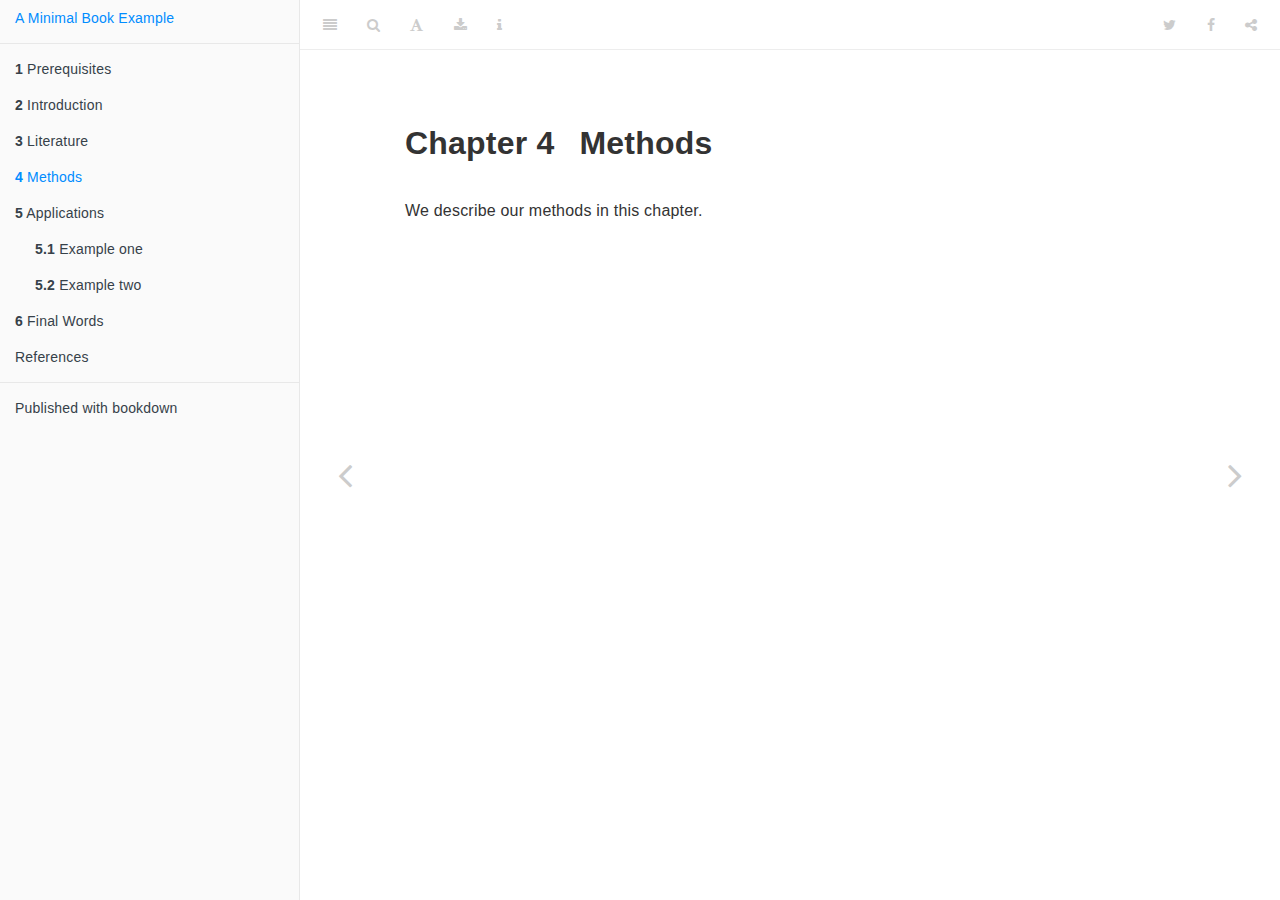
<file: _book/methods.html>
<!DOCTYPE html>
<html lang="" xml:lang="">
<head>

  <meta charset="utf-8" />
  <meta http-equiv="X-UA-Compatible" content="IE=edge" />
  <title>Chapter 4 Methods | base</title>
  <meta name="description" content="Minimal Example" />
  <meta name="generator" content="bookdown 0.19 and GitBook 2.6.7" />

  <meta property="og:title" content="Chapter 4 Methods | base" />
  <meta property="og:type" content="book" />
  
  
  <meta property="og:description" content="Minimal Example" />
  

  <meta name="twitter:card" content="summary" />
  <meta name="twitter:title" content="Chapter 4 Methods | base" />
  
  <meta name="twitter:description" content="Minimal Example" />
  

<meta name="author" content="Cord Otten" />


<meta name="date" content="2020-05-25" />

  <meta name="viewport" content="width=device-width, initial-scale=1" />
  <meta name="apple-mobile-web-app-capable" content="yes" />
  <meta name="apple-mobile-web-app-status-bar-style" content="black" />
  
  
<link rel="prev" href="literature.html"/>
<link rel="next" href="applications.html"/>
<script src="libs/jquery-2.2.3/jquery.min.js"></script>
<link href="libs/gitbook-2.6.7/css/style.css" rel="stylesheet" />
<link href="libs/gitbook-2.6.7/css/plugin-table.css" rel="stylesheet" />
<link href="libs/gitbook-2.6.7/css/plugin-bookdown.css" rel="stylesheet" />
<link href="libs/gitbook-2.6.7/css/plugin-highlight.css" rel="stylesheet" />
<link href="libs/gitbook-2.6.7/css/plugin-search.css" rel="stylesheet" />
<link href="libs/gitbook-2.6.7/css/plugin-fontsettings.css" rel="stylesheet" />
<link href="libs/gitbook-2.6.7/css/plugin-clipboard.css" rel="stylesheet" />











<style type="text/css">
a.sourceLine { display: inline-block; line-height: 1.25; }
a.sourceLine { pointer-events: none; color: inherit; text-decoration: inherit; }
a.sourceLine:empty { height: 1.2em; }
.sourceCode { overflow: visible; }
code.sourceCode { white-space: pre; position: relative; }
pre.sourceCode { margin: 0; }
@media screen {
div.sourceCode { overflow: auto; }
}
@media print {
code.sourceCode { white-space: pre-wrap; }
a.sourceLine { text-indent: -1em; padding-left: 1em; }
}
pre.numberSource a.sourceLine
  { position: relative; left: -4em; }
pre.numberSource a.sourceLine::before
  { content: attr(title);
    position: relative; left: -1em; text-align: right; vertical-align: baseline;
    border: none; pointer-events: all; display: inline-block;
    -webkit-touch-callout: none; -webkit-user-select: none;
    -khtml-user-select: none; -moz-user-select: none;
    -ms-user-select: none; user-select: none;
    padding: 0 4px; width: 4em;
    color: #aaaaaa;
  }
pre.numberSource { margin-left: 3em; border-left: 1px solid #aaaaaa;  padding-left: 4px; }
div.sourceCode
  {  }
@media screen {
a.sourceLine::before { text-decoration: underline; }
}
code span.al { color: #ff0000; font-weight: bold; } /* Alert */
code span.an { color: #60a0b0; font-weight: bold; font-style: italic; } /* Annotation */
code span.at { color: #7d9029; } /* Attribute */
code span.bn { color: #40a070; } /* BaseN */
code span.bu { } /* BuiltIn */
code span.cf { color: #007020; font-weight: bold; } /* ControlFlow */
code span.ch { color: #4070a0; } /* Char */
code span.cn { color: #880000; } /* Constant */
code span.co { color: #60a0b0; font-style: italic; } /* Comment */
code span.cv { color: #60a0b0; font-weight: bold; font-style: italic; } /* CommentVar */
code span.do { color: #ba2121; font-style: italic; } /* Documentation */
code span.dt { color: #902000; } /* DataType */
code span.dv { color: #40a070; } /* DecVal */
code span.er { color: #ff0000; font-weight: bold; } /* Error */
code span.ex { } /* Extension */
code span.fl { color: #40a070; } /* Float */
code span.fu { color: #06287e; } /* Function */
code span.im { } /* Import */
code span.in { color: #60a0b0; font-weight: bold; font-style: italic; } /* Information */
code span.kw { color: #007020; font-weight: bold; } /* Keyword */
code span.op { color: #666666; } /* Operator */
code span.ot { color: #007020; } /* Other */
code span.pp { color: #bc7a00; } /* Preprocessor */
code span.sc { color: #4070a0; } /* SpecialChar */
code span.ss { color: #bb6688; } /* SpecialString */
code span.st { color: #4070a0; } /* String */
code span.va { color: #19177c; } /* Variable */
code span.vs { color: #4070a0; } /* VerbatimString */
code span.wa { color: #60a0b0; font-weight: bold; font-style: italic; } /* Warning */
</style>

<link rel="stylesheet" href="style.css" type="text/css" />
</head>

<body>



  <div class="book without-animation with-summary font-size-2 font-family-1" data-basepath=".">

    <div class="book-summary">
      <nav role="navigation">

<ul class="summary">
<li><a href="./">A Minimal Book Example</a></li>

<li class="divider"></li>
<li class="chapter" data-level="1" data-path="index.html"><a href="index.html"><i class="fa fa-check"></i><b>1</b> Prerequisites</a></li>
<li class="chapter" data-level="2" data-path="intro.html"><a href="intro.html"><i class="fa fa-check"></i><b>2</b> Introduction</a></li>
<li class="chapter" data-level="3" data-path="literature.html"><a href="literature.html"><i class="fa fa-check"></i><b>3</b> Literature</a></li>
<li class="chapter" data-level="4" data-path="methods.html"><a href="methods.html"><i class="fa fa-check"></i><b>4</b> Methods</a></li>
<li class="chapter" data-level="5" data-path="applications.html"><a href="applications.html"><i class="fa fa-check"></i><b>5</b> Applications</a><ul>
<li class="chapter" data-level="5.1" data-path="applications.html"><a href="applications.html#example-one"><i class="fa fa-check"></i><b>5.1</b> Example one</a></li>
<li class="chapter" data-level="5.2" data-path="applications.html"><a href="applications.html#example-two"><i class="fa fa-check"></i><b>5.2</b> Example two</a></li>
</ul></li>
<li class="chapter" data-level="6" data-path="final-words.html"><a href="final-words.html"><i class="fa fa-check"></i><b>6</b> Final Words</a></li>
<li class="chapter" data-level="" data-path="references.html"><a href="references.html"><i class="fa fa-check"></i>References</a></li>
<li class="divider"></li>
<li><a href="https://github.com/rstudio/bookdown" target="blank">Published with bookdown</a></li>

</ul>

      </nav>
    </div>

    <div class="book-body">
      <div class="body-inner">
        <div class="book-header" role="navigation">
          <h1>
            <i class="fa fa-circle-o-notch fa-spin"></i><a href="./">base</a>
          </h1>
        </div>

        <div class="page-wrapper" tabindex="-1" role="main">
          <div class="page-inner">

            <section class="normal" id="section-">
<div id="methods" class="section level1">
<h1><span class="header-section-number">Chapter 4</span> Methods</h1>
<p>We describe our methods in this chapter.</p>

</div>
            </section>

          </div>
        </div>
      </div>
<a href="literature.html" class="navigation navigation-prev " aria-label="Previous page"><i class="fa fa-angle-left"></i></a>
<a href="applications.html" class="navigation navigation-next " aria-label="Next page"><i class="fa fa-angle-right"></i></a>
    </div>
  </div>
<script src="libs/gitbook-2.6.7/js/app.min.js"></script>
<script src="libs/gitbook-2.6.7/js/lunr.js"></script>
<script src="libs/gitbook-2.6.7/js/clipboard.min.js"></script>
<script src="libs/gitbook-2.6.7/js/plugin-search.js"></script>
<script src="libs/gitbook-2.6.7/js/plugin-sharing.js"></script>
<script src="libs/gitbook-2.6.7/js/plugin-fontsettings.js"></script>
<script src="libs/gitbook-2.6.7/js/plugin-bookdown.js"></script>
<script src="libs/gitbook-2.6.7/js/jquery.highlight.js"></script>
<script src="libs/gitbook-2.6.7/js/plugin-clipboard.js"></script>
<script>
gitbook.require(["gitbook"], function(gitbook) {
gitbook.start({
"sharing": {
"github": false,
"facebook": true,
"twitter": true,
"linkedin": false,
"weibo": false,
"instapaper": false,
"vk": false,
"all": ["facebook", "twitter", "linkedin", "weibo", "instapaper"]
},
"fontsettings": {
"theme": "white",
"family": "sans",
"size": 2
},
"edit": {
"link": null,
"text": null
},
"history": {
"link": null,
"text": null
},
"view": {
"link": null,
"text": null
},
"download": ["github_io.pdf", "github_io.epub"],
"toc": {
"collapse": "subsection"
}
});
});
</script>

</body>

</html>
</file>
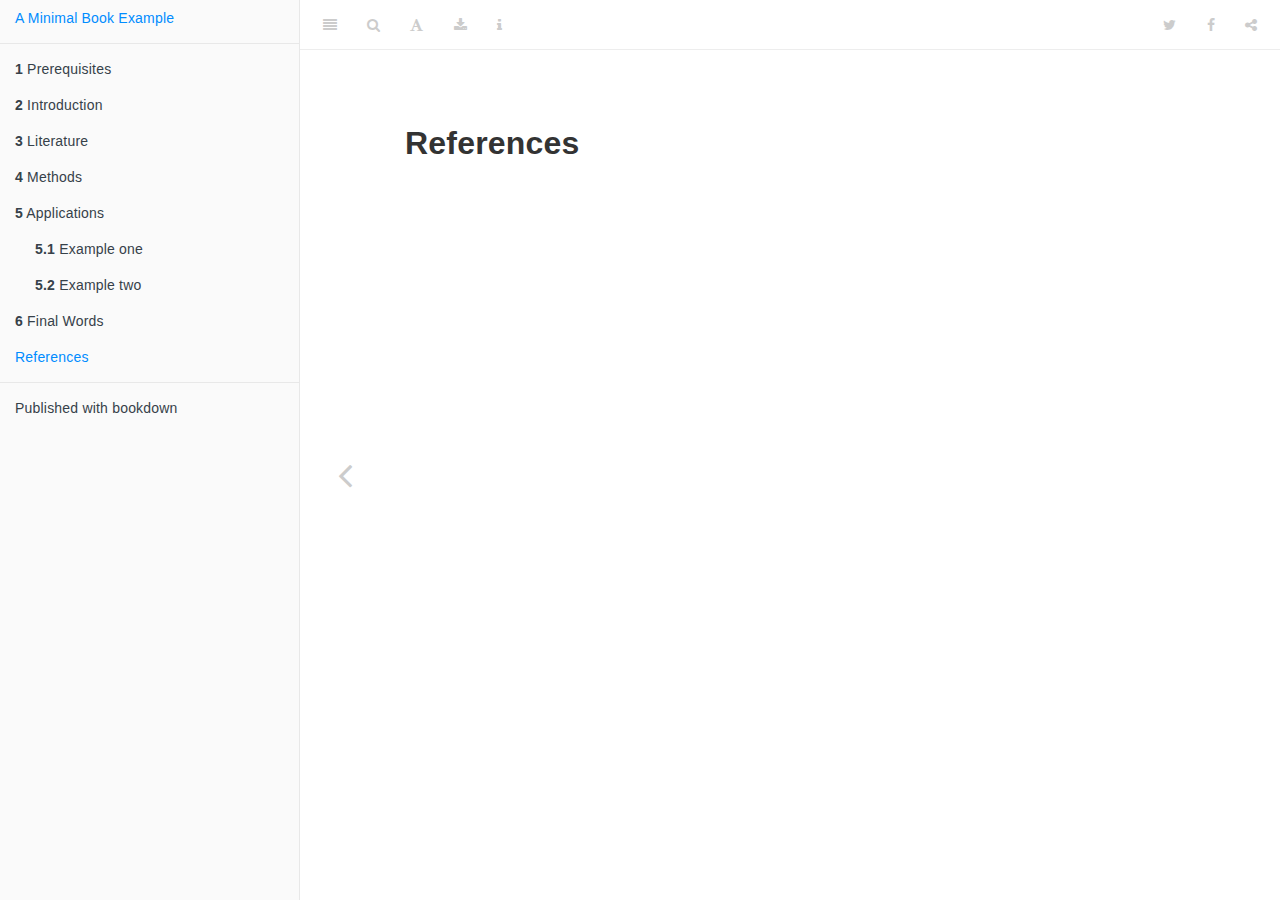
<file: _book/references.html>
<!DOCTYPE html>
<html lang="" xml:lang="">
<head>

  <meta charset="utf-8" />
  <meta http-equiv="X-UA-Compatible" content="IE=edge" />
  <title>References | base</title>
  <meta name="description" content="Minimal Example" />
  <meta name="generator" content="bookdown 0.19 and GitBook 2.6.7" />

  <meta property="og:title" content="References | base" />
  <meta property="og:type" content="book" />
  
  
  <meta property="og:description" content="Minimal Example" />
  

  <meta name="twitter:card" content="summary" />
  <meta name="twitter:title" content="References | base" />
  
  <meta name="twitter:description" content="Minimal Example" />
  

<meta name="author" content="Cord Otten" />


<meta name="date" content="2020-05-25" />

  <meta name="viewport" content="width=device-width, initial-scale=1" />
  <meta name="apple-mobile-web-app-capable" content="yes" />
  <meta name="apple-mobile-web-app-status-bar-style" content="black" />
  
  
<link rel="prev" href="final-words.html"/>

<script src="libs/jquery-2.2.3/jquery.min.js"></script>
<link href="libs/gitbook-2.6.7/css/style.css" rel="stylesheet" />
<link href="libs/gitbook-2.6.7/css/plugin-table.css" rel="stylesheet" />
<link href="libs/gitbook-2.6.7/css/plugin-bookdown.css" rel="stylesheet" />
<link href="libs/gitbook-2.6.7/css/plugin-highlight.css" rel="stylesheet" />
<link href="libs/gitbook-2.6.7/css/plugin-search.css" rel="stylesheet" />
<link href="libs/gitbook-2.6.7/css/plugin-fontsettings.css" rel="stylesheet" />
<link href="libs/gitbook-2.6.7/css/plugin-clipboard.css" rel="stylesheet" />











<style type="text/css">
a.sourceLine { display: inline-block; line-height: 1.25; }
a.sourceLine { pointer-events: none; color: inherit; text-decoration: inherit; }
a.sourceLine:empty { height: 1.2em; }
.sourceCode { overflow: visible; }
code.sourceCode { white-space: pre; position: relative; }
pre.sourceCode { margin: 0; }
@media screen {
div.sourceCode { overflow: auto; }
}
@media print {
code.sourceCode { white-space: pre-wrap; }
a.sourceLine { text-indent: -1em; padding-left: 1em; }
}
pre.numberSource a.sourceLine
  { position: relative; left: -4em; }
pre.numberSource a.sourceLine::before
  { content: attr(title);
    position: relative; left: -1em; text-align: right; vertical-align: baseline;
    border: none; pointer-events: all; display: inline-block;
    -webkit-touch-callout: none; -webkit-user-select: none;
    -khtml-user-select: none; -moz-user-select: none;
    -ms-user-select: none; user-select: none;
    padding: 0 4px; width: 4em;
    color: #aaaaaa;
  }
pre.numberSource { margin-left: 3em; border-left: 1px solid #aaaaaa;  padding-left: 4px; }
div.sourceCode
  {  }
@media screen {
a.sourceLine::before { text-decoration: underline; }
}
code span.al { color: #ff0000; font-weight: bold; } /* Alert */
code span.an { color: #60a0b0; font-weight: bold; font-style: italic; } /* Annotation */
code span.at { color: #7d9029; } /* Attribute */
code span.bn { color: #40a070; } /* BaseN */
code span.bu { } /* BuiltIn */
code span.cf { color: #007020; font-weight: bold; } /* ControlFlow */
code span.ch { color: #4070a0; } /* Char */
code span.cn { color: #880000; } /* Constant */
code span.co { color: #60a0b0; font-style: italic; } /* Comment */
code span.cv { color: #60a0b0; font-weight: bold; font-style: italic; } /* CommentVar */
code span.do { color: #ba2121; font-style: italic; } /* Documentation */
code span.dt { color: #902000; } /* DataType */
code span.dv { color: #40a070; } /* DecVal */
code span.er { color: #ff0000; font-weight: bold; } /* Error */
code span.ex { } /* Extension */
code span.fl { color: #40a070; } /* Float */
code span.fu { color: #06287e; } /* Function */
code span.im { } /* Import */
code span.in { color: #60a0b0; font-weight: bold; font-style: italic; } /* Information */
code span.kw { color: #007020; font-weight: bold; } /* Keyword */
code span.op { color: #666666; } /* Operator */
code span.ot { color: #007020; } /* Other */
code span.pp { color: #bc7a00; } /* Preprocessor */
code span.sc { color: #4070a0; } /* SpecialChar */
code span.ss { color: #bb6688; } /* SpecialString */
code span.st { color: #4070a0; } /* String */
code span.va { color: #19177c; } /* Variable */
code span.vs { color: #4070a0; } /* VerbatimString */
code span.wa { color: #60a0b0; font-weight: bold; font-style: italic; } /* Warning */
</style>

<link rel="stylesheet" href="style.css" type="text/css" />
</head>

<body>



  <div class="book without-animation with-summary font-size-2 font-family-1" data-basepath=".">

    <div class="book-summary">
      <nav role="navigation">

<ul class="summary">
<li><a href="./">A Minimal Book Example</a></li>

<li class="divider"></li>
<li class="chapter" data-level="1" data-path="index.html"><a href="index.html"><i class="fa fa-check"></i><b>1</b> Prerequisites</a></li>
<li class="chapter" data-level="2" data-path="intro.html"><a href="intro.html"><i class="fa fa-check"></i><b>2</b> Introduction</a></li>
<li class="chapter" data-level="3" data-path="literature.html"><a href="literature.html"><i class="fa fa-check"></i><b>3</b> Literature</a></li>
<li class="chapter" data-level="4" data-path="methods.html"><a href="methods.html"><i class="fa fa-check"></i><b>4</b> Methods</a></li>
<li class="chapter" data-level="5" data-path="applications.html"><a href="applications.html"><i class="fa fa-check"></i><b>5</b> Applications</a><ul>
<li class="chapter" data-level="5.1" data-path="applications.html"><a href="applications.html#example-one"><i class="fa fa-check"></i><b>5.1</b> Example one</a></li>
<li class="chapter" data-level="5.2" data-path="applications.html"><a href="applications.html#example-two"><i class="fa fa-check"></i><b>5.2</b> Example two</a></li>
</ul></li>
<li class="chapter" data-level="6" data-path="final-words.html"><a href="final-words.html"><i class="fa fa-check"></i><b>6</b> Final Words</a></li>
<li class="chapter" data-level="" data-path="references.html"><a href="references.html"><i class="fa fa-check"></i>References</a></li>
<li class="divider"></li>
<li><a href="https://github.com/rstudio/bookdown" target="blank">Published with bookdown</a></li>

</ul>

      </nav>
    </div>

    <div class="book-body">
      <div class="body-inner">
        <div class="book-header" role="navigation">
          <h1>
            <i class="fa fa-circle-o-notch fa-spin"></i><a href="./">base</a>
          </h1>
        </div>

        <div class="page-wrapper" tabindex="-1" role="main">
          <div class="page-inner">

            <section class="normal" id="section-">
<div id="references" class="section level1 unnumbered">
<h1>References</h1>

</div>
            </section>

          </div>
        </div>
      </div>
<a href="final-words.html" class="navigation navigation-prev navigation-unique" aria-label="Previous page"><i class="fa fa-angle-left"></i></a>

    </div>
  </div>
<script src="libs/gitbook-2.6.7/js/app.min.js"></script>
<script src="libs/gitbook-2.6.7/js/lunr.js"></script>
<script src="libs/gitbook-2.6.7/js/clipboard.min.js"></script>
<script src="libs/gitbook-2.6.7/js/plugin-search.js"></script>
<script src="libs/gitbook-2.6.7/js/plugin-sharing.js"></script>
<script src="libs/gitbook-2.6.7/js/plugin-fontsettings.js"></script>
<script src="libs/gitbook-2.6.7/js/plugin-bookdown.js"></script>
<script src="libs/gitbook-2.6.7/js/jquery.highlight.js"></script>
<script src="libs/gitbook-2.6.7/js/plugin-clipboard.js"></script>
<script>
gitbook.require(["gitbook"], function(gitbook) {
gitbook.start({
"sharing": {
"github": false,
"facebook": true,
"twitter": true,
"linkedin": false,
"weibo": false,
"instapaper": false,
"vk": false,
"all": ["facebook", "twitter", "linkedin", "weibo", "instapaper"]
},
"fontsettings": {
"theme": "white",
"family": "sans",
"size": 2
},
"edit": {
"link": null,
"text": null
},
"history": {
"link": null,
"text": null
},
"view": {
"link": null,
"text": null
},
"download": ["github_io.pdf", "github_io.epub"],
"toc": {
"collapse": "subsection"
}
});
});
</script>

</body>

</html>
</file>
<file: _book/libs/gitbook-2.6.7/css/plugin-table.css>
.book .book-body .page-wrapper .page-inner section.normal table{display:table;width:100%;border-collapse:collapse;border-spacing:0;overflow:auto}.book .book-body .page-wrapper .page-inner section.normal table td,.book .book-body .page-wrapper .page-inner section.normal table th{padding:6px 13px;border:1px solid #ddd}.book .book-body .page-wrapper .page-inner section.normal table tr{background-color:#fff;border-top:1px solid #ccc}.book .book-body .page-wrapper .page-inner section.normal table tr:nth-child(2n){background-color:#f8f8f8}.book .book-body .page-wrapper .page-inner section.normal table th{font-weight:700}
</file>
<file: _book/libs/gitbook-2.6.7/css/plugin-bookdown.css>
.book .book-header h1 {
  padding-left: 20px;
  padding-right: 20px;
}
.book .book-header.fixed {
  position: fixed;
  right: 0;
  top: 0;
  left: 0;
  border-bottom: 1px solid rgba(0,0,0,.07);
}
span.search-highlight {
  background-color: #ffff88;
}
@media (min-width: 600px) {
  .book.with-summary .book-header.fixed {
    left: 300px;
  }
}
@media (max-width: 1240px) {
  .book .book-body.fixed {
    top: 50px;
  }
  .book .book-body.fixed .body-inner {
    top: auto;
  }
}
@media (max-width: 600px) {
  .book.with-summary .book-header.fixed {
    left: calc(100% - 60px);
    min-width: 300px;
  }
  .book.with-summary .book-body {
    transform: none;
    left: calc(100% - 60px);
    min-width: 300px;
  }
  .book .book-body.fixed {
    top: 0;
  }
}

.book .book-body.fixed .body-inner {
  top: 50px;
}
.book .book-body .page-wrapper .page-inner section.normal sub, .book .book-body .page-wrapper .page-inner section.normal sup {
  font-size: 85%;
}

@media print {
  .book .book-summary, .book .book-body .book-header, .fa {
    display: none !important;
  }
  .book .book-body.fixed {
    left: 0px;
  }
  .book .book-body,.book .book-body .body-inner, .book.with-summary {
    overflow: visible !important;
  }
}
.kable_wrapper {
  border-spacing: 20px 0;
  border-collapse: separate;
  border: none;
  margin: auto;
}
.kable_wrapper > tbody > tr > td {
  vertical-align: top;
}
.book .book-body .page-wrapper .page-inner section.normal table tr.header {
  border-top-width: 2px;
}
.book .book-body .page-wrapper .page-inner section.normal table tr:last-child td {
  border-bottom-width: 2px;
}
.book .book-body .page-wrapper .page-inner section.normal table td, .book .book-body .page-wrapper .page-inner section.normal table th {
  border-left: none;
  border-right: none;
}
.book .book-body .page-wrapper .page-inner section.normal table.kable_wrapper > tbody > tr, .book .book-body .page-wrapper .page-inner section.normal table.kable_wrapper > tbody > tr > td {
  border-top: none;
}
.book .book-body .page-wrapper .page-inner section.normal table.kable_wrapper > tbody > tr:last-child > td {
    border-bottom: none;
}

div.theorem, div.lemma, div.corollary, div.proposition, div.conjecture {
  font-style: italic;
}
span.theorem, span.lemma, span.corollary, span.proposition, span.conjecture {
  font-style: normal;
}
div.proof:after {
  content: "\25a2";
  float: right;
}
.header-section-number {
  padding-right: .5em;
}
</file>
<file: _book/libs/gitbook-2.6.7/css/plugin-highlight.css>
.book .book-body .page-wrapper .page-inner section.normal pre,
.book .book-body .page-wrapper .page-inner section.normal code {
  /* http://jmblog.github.com/color-themes-for-google-code-highlightjs */
  /* Tomorrow Comment */
  /* Tomorrow Red */
  /* Tomorrow Orange */
  /* Tomorrow Yellow */
  /* Tomorrow Green */
  /* Tomorrow Aqua */
  /* Tomorrow Blue */
  /* Tomorrow Purple */
}
.book .book-body .page-wrapper .page-inner section.normal pre .hljs-comment,
.book .book-body .page-wrapper .page-inner section.normal code .hljs-comment,
.book .book-body .page-wrapper .page-inner section.normal pre .hljs-title,
.book .book-body .page-wrapper .page-inner section.normal code .hljs-title {
  color: #8e908c;
}
.book .book-body .page-wrapper .page-inner section.normal pre .hljs-variable,
.book .book-body .page-wrapper .page-inner section.normal code .hljs-variable,
.book .book-body .page-wrapper .page-inner section.normal pre .hljs-attribute,
.book .book-body .page-wrapper .page-inner section.normal code .hljs-attribute,
.book .book-body .page-wrapper .page-inner section.normal pre .hljs-tag,
.book .book-body .page-wrapper .page-inner section.normal code .hljs-tag,
.book .book-body .page-wrapper .page-inner section.normal pre .hljs-regexp,
.book .book-body .page-wrapper .page-inner section.normal code .hljs-regexp,
.book .book-body .page-wrapper .page-inner section.normal pre .ruby .hljs-constant,
.book .book-body .page-wrapper .page-inner section.normal code .ruby .hljs-constant,
.book .book-body .page-wrapper .page-inner section.normal pre .xml .hljs-tag .hljs-title,
.book .book-body .page-wrapper .page-inner section.normal code .xml .hljs-tag .hljs-title,
.book .book-body .page-wrapper .page-inner section.normal pre .xml .hljs-pi,
.book .book-body .page-wrapper .page-inner section.normal code .xml .hljs-pi,
.book .book-body .page-wrapper .page-inner section.normal pre .xml .hljs-doctype,
.book .book-body .page-wrapper .page-inner section.normal code .xml .hljs-doctype,
.book .book-body .page-wrapper .page-inner section.normal pre .html .hljs-doctype,
.book .book-body .page-wrapper .page-inner section.normal code .html .hljs-doctype,
.book .book-body .page-wrapper .page-inner section.normal pre .css .hljs-id,
.book .book-body .page-wrapper .page-inner section.normal code .css .hljs-id,
.book .book-body .page-wrapper .page-inner section.normal pre .css .hljs-class,
.book .book-body .page-wrapper .page-inner section.normal code .css .hljs-class,
.book .book-body .page-wrapper .page-inner section.normal pre .css .hljs-pseudo,
.book .book-body .page-wrapper .page-inner section.normal code .css .hljs-pseudo {
  color: #c82829;
}
.book .book-body .page-wrapper .page-inner section.normal pre .hljs-number,
.book .book-body .page-wrapper .page-inner section.normal code .hljs-number,
.book .book-body .page-wrapper .page-inner section.normal pre .hljs-preprocessor,
.book .book-body .page-wrapper .page-inner section.normal code .hljs-preprocessor,
.book .book-body .page-wrapper .page-inner section.normal pre .hljs-pragma,
.book .book-body .page-wrapper .page-inner section.normal code .hljs-pragma,
.book .book-body .page-wrapper .page-inner section.normal pre .hljs-built_in,
.book .book-body .page-wrapper .page-inner section.normal code .hljs-built_in,
.book .book-body .page-wrapper .page-inner section.normal pre .hljs-literal,
.book .book-body .page-wrapper .page-inner section.normal code .hljs-literal,
.book .book-body .page-wrapper .page-inner section.normal pre .hljs-params,
.book .book-body .page-wrapper .page-inner section.normal code .hljs-params,
.book .book-body .page-wrapper .page-inner section.normal pre .hljs-constant,
.book .book-body .page-wrapper .page-inner section.normal code .hljs-constant {
  color: #f5871f;
}
.book .book-body .page-wrapper .page-inner section.normal pre .ruby .hljs-class .hljs-title,
.book .book-body .page-wrapper .page-inner section.normal code .ruby .hljs-class .hljs-title,
.book .book-body .page-wrapper .page-inner section.normal pre .css .hljs-rules .hljs-attribute,
.book .book-body .page-wrapper .page-inner section.normal code .css .hljs-rules .hljs-attribute {
  color: #eab700;
}
.book .book-body .page-wrapper .page-inner section.normal pre .hljs-string,
.book .book-body .page-wrapper .page-inner section.normal code .hljs-string,
.book .book-body .page-wrapper .page-inner section.normal pre .hljs-value,
.book .book-body .page-wrapper .page-inner section.normal code .hljs-value,
.book .book-body .page-wrapper .page-inner section.normal pre .hljs-inheritance,
.book .book-body .page-wrapper .page-inner section.normal code .hljs-inheritance,
.book .book-body .page-wrapper .page-inner section.normal pre .hljs-header,
.book .book-body .page-wrapper .page-inner section.normal code .hljs-header,
.book .book-body .page-wrapper .page-inner section.normal pre .ruby .hljs-symbol,
.book .book-body .page-wrapper .page-inner section.normal code .ruby .hljs-symbol,
.book .book-body .page-wrapper .page-inner section.normal pre .xml .hljs-cdata,
.book .book-body .page-wrapper .page-inner section.normal code .xml .hljs-cdata {
  color: #718c00;
}
.book .book-body .page-wrapper .page-inner section.normal pre .css .hljs-hexcolor,
.book .book-body .page-wrapper .page-inner section.normal code .css .hljs-hexcolor {
  color: #3e999f;
}
.book .book-body .page-wrapper .page-inner section.normal pre .hljs-function,
.book .book-body .page-wrapper .page-inner section.normal code .hljs-function,
.book .book-body .page-wrapper .page-inner section.normal pre .python .hljs-decorator,
.book .book-body .page-wrapper .page-inner section.normal code .python .hljs-decorator,
.book .book-body .page-wrapper .page-inner section.normal pre .python .hljs-title,
.book .book-body .page-wrapper .page-inner section.normal code .python .hljs-title,
.book .book-body .page-wrapper .page-inner section.normal pre .ruby .hljs-function .hljs-title,
.book .book-body .page-wrapper .page-inner section.normal code .ruby .hljs-function .hljs-title,
.book .book-body .page-wrapper .page-inner section.normal pre .ruby .hljs-title .hljs-keyword,
.book .book-body .page-wrapper .page-inner section.normal code .ruby .hljs-title .hljs-keyword,
.book .book-body .page-wrapper .page-inner section.normal pre .perl .hljs-sub,
.book .book-body .page-wrapper .page-inner section.normal code .perl .hljs-sub,
.book .book-body .page-wrapper .page-inner section.normal pre .javascript .hljs-title,
.book .book-body .page-wrapper .page-inner section.normal code .javascript .hljs-title,
.book .book-body .page-wrapper .page-inner section.normal pre .coffeescript .hljs-title,
.book .book-body .page-wrapper .page-inner section.normal code .coffeescript .hljs-title {
  color: #4271ae;
}
.book .book-body .page-wrapper .page-inner section.normal pre .hljs-keyword,
.book .book-body .page-wrapper .page-inner section.normal code .hljs-keyword,
.book .book-body .page-wrapper .page-inner section.normal pre .javascript .hljs-function,
.book .book-body .page-wrapper .page-inner section.normal code .javascript .hljs-function {
  color: #8959a8;
}
.book .book-body .page-wrapper .page-inner section.normal pre .hljs,
.book .book-body .page-wrapper .page-inner section.normal code .hljs {
  display: block;
  background: white;
  color: #4d4d4c;
  padding: 0.5em;
}
.book .book-body .page-wrapper .page-inner section.normal pre .coffeescript .javascript,
.book .book-body .page-wrapper .page-inner section.normal code .coffeescript .javascript,
.book .book-body .page-wrapper .page-inner section.normal pre .javascript .xml,
.book .book-body .page-wrapper .page-inner section.normal code .javascript .xml,
.book .book-body .page-wrapper .page-inner section.normal pre .tex .hljs-formula,
.book .book-body .page-wrapper .page-inner section.normal code .tex .hljs-formula,
.book .book-body .page-wrapper .page-inner section.normal pre .xml .javascript,
.book .book-body .page-wrapper .page-inner section.normal code .xml .javascript,
.book .book-body .page-wrapper .page-inner section.normal pre .xml .vbscript,
.book .book-body .page-wrapper .page-inner section.normal code .xml .vbscript,
.book .book-body .page-wrapper .page-inner section.normal pre .xml .css,
.book .book-body .page-wrapper .page-inner section.normal code .xml .css,
.book .book-body .page-wrapper .page-inner section.normal pre .xml .hljs-cdata,
.book .book-body .page-wrapper .page-inner section.normal code .xml .hljs-cdata {
  opacity: 0.5;
}
.book.color-theme-1 .book-body .page-wrapper .page-inner section.normal pre,
.book.color-theme-1 .book-body .page-wrapper .page-inner section.normal code {
  /*

Orginal Style from ethanschoonover.com/solarized (c) Jeremy Hull <sourdrums@gmail.com>

*/
  /* Solarized Green */
  /* Solarized Cyan */
  /* Solarized Blue */
  /* Solarized Yellow */
  /* Solarized Orange */
  /* Solarized Red */
  /* Solarized Violet */
}
.book.color-theme-1 .book-body .page-wrapper .page-inner section.normal pre .hljs,
.book.color-theme-1 .book-body .page-wrapper .page-inner section.normal code .hljs {
  display: block;
  padding: 0.5em;
  background: #fdf6e3;
  color: #657b83;
}
.book.color-theme-1 .book-body .page-wrapper .page-inner section.normal pre .hljs-comment,
.book.color-theme-1 .book-body .page-wrapper .page-inner section.normal code .hljs-comment,
.book.color-theme-1 .book-body .page-wrapper .page-inner section.normal pre .hljs-template_comment,
.book.color-theme-1 .book-body .page-wrapper .page-inner section.normal code .hljs-template_comment,
.book.color-theme-1 .book-body .page-wrapper .page-inner section.normal pre .diff .hljs-header,
.book.color-theme-1 .book-body .page-wrapper .page-inner section.normal code .diff .hljs-header,
.book.color-theme-1 .book-body .page-wrapper .page-inner section.normal pre .hljs-doctype,
.book.color-theme-1 .book-body .page-wrapper .page-inner section.normal code .hljs-doctype,
.book.color-theme-1 .book-body .page-wrapper .page-inner section.normal pre .hljs-pi,
.book.color-theme-1 .book-body .page-wrapper .page-inner section.normal code .hljs-pi,
.book.color-theme-1 .book-body .page-wrapper .page-inner section.normal pre .lisp .hljs-string,
.book.color-theme-1 .book-body .page-wrapper .page-inner section.normal code .lisp .hljs-string,
.book.color-theme-1 .book-body .page-wrapper .page-inner section.normal pre .hljs-javadoc,
.book.color-theme-1 .book-body .page-wrapper .page-inner section.normal code .hljs-javadoc {
  color: #93a1a1;
}
.book.color-theme-1 .book-body .page-wrapper .page-inner section.normal pre .hljs-keyword,
.book.color-theme-1 .book-body .page-wrapper .page-inner section.normal code .hljs-keyword,
.book.color-theme-1 .book-body .page-wrapper .page-inner section.normal pre .hljs-winutils,
.book.color-theme-1 .book-body .page-wrapper .page-inner section.normal code .hljs-winutils,
.book.color-theme-1 .book-body .page-wrapper .page-inner section.normal pre .method,
.book.color-theme-1 .book-body .page-wrapper .page-inner section.normal code .method,
.book.color-theme-1 .book-body .page-wrapper .page-inner section.normal pre .hljs-addition,
.book.color-theme-1 .book-body .page-wrapper .page-inner section.normal code .hljs-addition,
.book.color-theme-1 .book-body .page-wrapper .page-inner section.normal pre .css .hljs-tag,
.book.color-theme-1 .book-body .page-wrapper .page-inner section.normal code .css .hljs-tag,
.book.color-theme-1 .book-body .page-wrapper .page-inner section.normal pre .hljs-request,
.book.color-theme-1 .book-body .page-wrapper .page-inner section.normal code .hljs-request,
.book.color-theme-1 .book-body .page-wrapper .page-inner section.normal pre .hljs-status,
.book.color-theme-1 .book-body .page-wrapper .page-inner section.normal code .hljs-status,
.book.color-theme-1 .book-body .page-wrapper .page-inner section.normal pre .nginx .hljs-title,
.book.color-theme-1 .book-body .page-wrapper .page-inner section.normal code .nginx .hljs-title {
  color: #859900;
}
.book.color-theme-1 .book-body .page-wrapper .page-inner section.normal pre .hljs-number,
.book.color-theme-1 .book-body .page-wrapper .page-inner section.normal code .hljs-number,
.book.color-theme-1 .book-body .page-wrapper .page-inner section.normal pre .hljs-command,
.book.color-theme-1 .book-body .page-wrapper .page-inner section.normal code .hljs-command,
.book.color-theme-1 .book-body .page-wrapper .page-inner section.normal pre .hljs-string,
.book.color-theme-1 .book-body .page-wrapper .page-inner section.normal code .hljs-string,
.book.color-theme-1 .book-body .page-wrapper .page-inner section.normal pre .hljs-tag .hljs-value,
.book.color-theme-1 .book-body .page-wrapper .page-inner section.normal code .hljs-tag .hljs-value,
.book.color-theme-1 .book-body .page-wrapper .page-inner section.normal pre .hljs-rules .hljs-value,
.book.color-theme-1 .book-body .page-wrapper .page-inner section.normal code .hljs-rules .hljs-value,
.book.color-theme-1 .book-body .page-wrapper .page-inner section.normal pre .hljs-phpdoc,
.book.color-theme-1 .book-body .page-wrapper .page-inner section.normal code .hljs-phpdoc,
.book.color-theme-1 .book-body .page-wrapper .page-inner section.normal pre .tex .hljs-formula,
.book.color-theme-1 .book-body .page-wrapper .page-inner section.normal code .tex .hljs-formula,
.book.color-theme-1 .book-body .page-wrapper .page-inner section.normal pre .hljs-regexp,
.book.color-theme-1 .book-body .page-wrapper .page-inner section.normal code .hljs-regexp,
.book.color-theme-1 .book-body .page-wrapper .page-inner section.normal pre .hljs-hexcolor,
.book.color-theme-1 .book-body .page-wrapper .page-inner section.normal code .hljs-hexcolor,
.book.color-theme-1 .book-body .page-wrapper .page-inner section.normal pre .hljs-link_url,
.book.color-theme-1 .book-body .page-wrapper .page-inner section.normal code .hljs-link_url {
  color: #2aa198;
}
.book.color-theme-1 .book-body .page-wrapper .page-inner section.normal pre .hljs-title,
.book.color-theme-1 .book-body .page-wrapper .page-inner section.normal code .hljs-title,
.book.color-theme-1 .book-body .page-wrapper .page-inner section.normal pre .hljs-localvars,
.book.color-theme-1 .book-body .page-wrapper .page-inner section.normal code .hljs-localvars,
.book.color-theme-1 .book-body .page-wrapper .page-inner section.normal pre .hljs-chunk,
.book.color-theme-1 .book-body .page-wrapper .page-inner section.normal code .hljs-chunk,
.book.color-theme-1 .book-body .page-wrapper .page-inner section.normal pre .hljs-decorator,
.book.color-theme-1 .book-body .page-wrapper .page-inner section.normal code .hljs-decorator,
.book.color-theme-1 .book-body .page-wrapper .page-inner section.normal pre .hljs-built_in,
.book.color-theme-1 .book-body .page-wrapper .page-inner section.normal code .hljs-built_in,
.book.color-theme-1 .book-body .page-wrapper .page-inner section.normal pre .hljs-identifier,
.book.color-theme-1 .book-body .page-wrapper .page-inner section.normal code .hljs-identifier,
.book.color-theme-1 .book-body .page-wrapper .page-inner section.normal pre .vhdl .hljs-literal,
.book.color-theme-1 .book-body .page-wrapper .page-inner section.normal code .vhdl .hljs-literal,
.book.color-theme-1 .book-body .page-wrapper .page-inner section.normal pre .hljs-id,
.book.color-theme-1 .book-body .page-wrapper .page-inner section.normal code .hljs-id,
.book.color-theme-1 .book-body .page-wrapper .page-inner section.normal pre .css .hljs-function,
.book.color-theme-1 .book-body .page-wrapper .page-inner section.normal code .css .hljs-function {
  color: #268bd2;
}
.book.color-theme-1 .book-body .page-wrapper .page-inner section.normal pre .hljs-attribute,
.book.color-theme-1 .book-body .page-wrapper .page-inner section.normal code .hljs-attribute,
.book.color-theme-1 .book-body .page-wrapper .page-inner section.normal pre .hljs-variable,
.book.color-theme-1 .book-body .page-wrapper .page-inner section.normal code .hljs-variable,
.book.color-theme-1 .book-body .page-wrapper .page-inner section.normal pre .lisp .hljs-body,
.book.color-theme-1 .book-body .page-wrapper .page-inner section.normal code .lisp .hljs-body,
.book.color-theme-1 .book-body .page-wrapper .page-inner section.normal pre .smalltalk .hljs-number,
.book.color-theme-1 .book-body .page-wrapper .page-inner section.normal code .smalltalk .hljs-number,
.book.color-theme-1 .book-body .page-wrapper .page-inner section.normal pre .hljs-constant,
.book.color-theme-1 .book-body .page-wrapper .page-inner section.normal code .hljs-constant,
.book.color-theme-1 .book-body .page-wrapper .page-inner section.normal pre .hljs-class .hljs-title,
.book.color-theme-1 .book-body .page-wrapper .page-inner section.normal code .hljs-class .hljs-title,
.book.color-theme-1 .book-body .page-wrapper .page-inner section.normal pre .hljs-parent,
.book.color-theme-1 .book-body .page-wrapper .page-inner section.normal code .hljs-parent,
.book.color-theme-1 .book-body .page-wrapper .page-inner section.normal pre .haskell .hljs-type,
.book.color-theme-1 .book-body .page-wrapper .page-inner section.normal code .haskell .hljs-type,
.book.color-theme-1 .book-body .page-wrapper .page-inner section.normal pre .hljs-link_reference,
.book.color-theme-1 .book-body .page-wrapper .page-inner section.normal code .hljs-link_reference {
  color: #b58900;
}
.book.color-theme-1 .book-body .page-wrapper .page-inner section.normal pre .hljs-preprocessor,
.book.color-theme-1 .book-body .page-wrapper .page-inner section.normal code .hljs-preprocessor,
.book.color-theme-1 .book-body .page-wrapper .page-inner section.normal pre .hljs-preprocessor .hljs-keyword,
.book.color-theme-1 .book-body .page-wrapper .page-inner section.normal code .hljs-preprocessor .hljs-keyword,
.book.color-theme-1 .book-body .page-wrapper .page-inner section.normal pre .hljs-pragma,
.book.color-theme-1 .book-body .page-wrapper .page-inner section.normal code .hljs-pragma,
.book.color-theme-1 .book-body .page-wrapper .page-inner section.normal pre .hljs-shebang,
.book.color-theme-1 .book-body .page-wrapper .page-inner section.normal code .hljs-shebang,
.book.color-theme-1 .book-body .page-wrapper .page-inner section.normal pre .hljs-symbol,
.book.color-theme-1 .book-body .page-wrapper .page-inner section.normal code .hljs-symbol,
.book.color-theme-1 .book-body .page-wrapper .page-inner section.normal pre .hljs-symbol .hljs-string,
.book.color-theme-1 .book-body .page-wrapper .page-inner section.normal code .hljs-symbol .hljs-string,
.book.color-theme-1 .book-body .page-wrapper .page-inner section.normal pre .diff .hljs-change,
.book.color-theme-1 .book-body .page-wrapper .page-inner section.normal code .diff .hljs-change,
.book.color-theme-1 .book-body .page-wrapper .page-inner section.normal pre .hljs-special,
.book.color-theme-1 .book-body .page-wrapper .page-inner section.normal code .hljs-special,
.book.color-theme-1 .book-body .page-wrapper .page-inner section.normal pre .hljs-attr_selector,
.book.color-theme-1 .book-body .page-wrapper .page-inner section.normal code .hljs-attr_selector,
.book.color-theme-1 .book-body .page-wrapper .page-inner section.normal pre .hljs-subst,
.book.color-theme-1 .book-body .page-wrapper .page-inner section.normal code .hljs-subst,
.book.color-theme-1 .book-body .page-wrapper .page-inner section.normal pre .hljs-cdata,
.book.color-theme-1 .book-body .page-wrapper .page-inner section.normal code .hljs-cdata,
.book.color-theme-1 .book-body .page-wrapper .page-inner section.normal pre .clojure .hljs-title,
.book.color-theme-1 .book-body .page-wrapper .page-inner section.normal code .clojure .hljs-title,
.book.color-theme-1 .book-body .page-wrapper .page-inner section.normal pre .css .hljs-pseudo,
.book.color-theme-1 .book-body .page-wrapper .page-inner section.normal code .css .hljs-pseudo,
.book.color-theme-1 .book-body .page-wrapper .page-inner section.normal pre .hljs-header,
.book.color-theme-1 .book-body .page-wrapper .page-inner section.normal code .hljs-header {
  color: #cb4b16;
}
.book.color-theme-1 .book-body .page-wrapper .page-inner section.normal pre .hljs-deletion,
.book.color-theme-1 .book-body .page-wrapper .page-inner section.normal code .hljs-deletion,
.book.color-theme-1 .book-body .page-wrapper .page-inner section.normal pre .hljs-important,
.book.color-theme-1 .book-body .page-wrapper .page-inner section.normal code .hljs-important {
  color: #dc322f;
}
.book.color-theme-1 .book-body .page-wrapper .page-inner section.normal pre .hljs-link_label,
.book.color-theme-1 .book-body .page-wrapper .page-inner section.normal code .hljs-link_label {
  color: #6c71c4;
}
.book.color-theme-1 .book-body .page-wrapper .page-inner section.normal pre .tex .hljs-formula,
.book.color-theme-1 .book-body .page-wrapper .page-inner section.normal code .tex .hljs-formula {
  background: #eee8d5;
}
.book.color-theme-2 .book-body .page-wrapper .page-inner section.normal pre,
.book.color-theme-2 .book-body .page-wrapper .page-inner section.normal code {
  /* Tomorrow Night Bright Theme */
  /* Original theme - https://github.com/chriskempson/tomorrow-theme */
  /* http://jmblog.github.com/color-themes-for-google-code-highlightjs */
  /* Tomorrow Comment */
  /* Tomorrow Red */
  /* Tomorrow Orange */
  /* Tomorrow Yellow */
  /* Tomorrow Green */
  /* Tomorrow Aqua */
  /* Tomorrow Blue */
  /* Tomorrow Purple */
}
.book.color-theme-2 .book-body .page-wrapper .page-inner section.normal pre .hljs-comment,
.book.color-theme-2 .book-body .page-wrapper .page-inner section.normal code .hljs-comment,
.book.color-theme-2 .book-body .page-wrapper .page-inner section.normal pre .hljs-title,
.book.color-theme-2 .book-body .page-wrapper .page-inner section.normal code .hljs-title {
  color: #969896;
}
.book.color-theme-2 .book-body .page-wrapper .page-inner section.normal pre .hljs-variable,
.book.color-theme-2 .book-body .page-wrapper .page-inner section.normal code .hljs-variable,
.book.color-theme-2 .book-body .page-wrapper .page-inner section.normal pre .hljs-attribute,
.book.color-theme-2 .book-body .page-wrapper .page-inner section.normal code .hljs-attribute,
.book.color-theme-2 .book-body .page-wrapper .page-inner section.normal pre .hljs-tag,
.book.color-theme-2 .book-body .page-wrapper .page-inner section.normal code .hljs-tag,
.book.color-theme-2 .book-body .page-wrapper .page-inner section.normal pre .hljs-regexp,
.book.color-theme-2 .book-body .page-wrapper .page-inner section.normal code .hljs-regexp,
.book.color-theme-2 .book-body .page-wrapper .page-inner section.normal pre .ruby .hljs-constant,
.book.color-theme-2 .book-body .page-wrapper .page-inner section.normal code .ruby .hljs-constant,
.book.color-theme-2 .book-body .page-wrapper .page-inner section.normal pre .xml .hljs-tag .hljs-title,
.book.color-theme-2 .book-body .page-wrapper .page-inner section.normal code .xml .hljs-tag .hljs-title,
.book.color-theme-2 .book-body .page-wrapper .page-inner section.normal pre .xml .hljs-pi,
.book.color-theme-2 .book-body .page-wrapper .page-inner section.normal code .xml .hljs-pi,
.book.color-theme-2 .book-body .page-wrapper .page-inner section.normal pre .xml .hljs-doctype,
.book.color-theme-2 .book-body .page-wrapper .page-inner section.normal code .xml .hljs-doctype,
.book.color-theme-2 .book-body .page-wrapper .page-inner section.normal pre .html .hljs-doctype,
.book.color-theme-2 .book-body .page-wrapper .page-inner section.normal code .html .hljs-doctype,
.book.color-theme-2 .book-body .page-wrapper .page-inner section.normal pre .css .hljs-id,
.book.color-theme-2 .book-body .page-wrapper .page-inner section.normal code .css .hljs-id,
.book.color-theme-2 .book-body .page-wrapper .page-inner section.normal pre .css .hljs-class,
.book.color-theme-2 .book-body .page-wrapper .page-inner section.normal code .css .hljs-class,
.book.color-theme-2 .book-body .page-wrapper .page-inner section.normal pre .css .hljs-pseudo,
.book.color-theme-2 .book-body .page-wrapper .page-inner section.normal code .css .hljs-pseudo {
  color: #d54e53;
}
.book.color-theme-2 .book-body .page-wrapper .page-inner section.normal pre .hljs-number,
.book.color-theme-2 .book-body .page-wrapper .page-inner section.normal code .hljs-number,
.book.color-theme-2 .book-body .page-wrapper .page-inner section.normal pre .hljs-preprocessor,
.book.color-theme-2 .book-body .page-wrapper .page-inner section.normal code .hljs-preprocessor,
.book.color-theme-2 .book-body .page-wrapper .page-inner section.normal pre .hljs-pragma,
.book.color-theme-2 .book-body .page-wrapper .page-inner section.normal code .hljs-pragma,
.book.color-theme-2 .book-body .page-wrapper .page-inner section.normal pre .hljs-built_in,
.book.color-theme-2 .book-body .page-wrapper .page-inner section.normal code .hljs-built_in,
.book.color-theme-2 .book-body .page-wrapper .page-inner section.normal pre .hljs-literal,
.book.color-theme-2 .book-body .page-wrapper .page-inner section.normal code .hljs-literal,
.book.color-theme-2 .book-body .page-wrapper .page-inner section.normal pre .hljs-params,
.book.color-theme-2 .book-body .page-wrapper .page-inner section.normal code .hljs-params,
.book.color-theme-2 .book-body .page-wrapper .page-inner section.normal pre .hljs-constant,
.book.color-theme-2 .book-body .page-wrapper .page-inner section.normal code .hljs-constant {
  color: #e78c45;
}
.book.color-theme-2 .book-body .page-wrapper .page-inner section.normal pre .ruby .hljs-class .hljs-title,
.book.color-theme-2 .book-body .page-wrapper .page-inner section.normal code .ruby .hljs-class .hljs-title,
.book.color-theme-2 .book-body .page-wrapper .page-inner section.normal pre .css .hljs-rules .hljs-attribute,
.book.color-theme-2 .book-body .page-wrapper .page-inner section.normal code .css .hljs-rules .hljs-attribute {
  color: #e7c547;
}
.book.color-theme-2 .book-body .page-wrapper .page-inner section.normal pre .hljs-string,
.book.color-theme-2 .book-body .page-wrapper .page-inner section.normal code .hljs-string,
.book.color-theme-2 .book-body .page-wrapper .page-inner section.normal pre .hljs-value,
.book.color-theme-2 .book-body .page-wrapper .page-inner section.normal code .hljs-value,
.book.color-theme-2 .book-body .page-wrapper .page-inner section.normal pre .hljs-inheritance,
.book.color-theme-2 .book-body .page-wrapper .page-inner section.normal code .hljs-inheritance,
.book.color-theme-2 .book-body .page-wrapper .page-inner section.normal pre .hljs-header,
.book.color-theme-2 .book-body .page-wrapper .page-inner section.normal code .hljs-header,
.book.color-theme-2 .book-body .page-wrapper .page-inner section.normal pre .ruby .hljs-symbol,
.book.color-theme-2 .book-body .page-wrapper .page-inner section.normal code .ruby .hljs-symbol,
.book.color-theme-2 .book-body .page-wrapper .page-inner section.normal pre .xml .hljs-cdata,
.book.color-theme-2 .book-body .page-wrapper .page-inner section.normal code .xml .hljs-cdata {
  color: #b9ca4a;
}
.book.color-theme-2 .book-body .page-wrapper .page-inner section.normal pre .css .hljs-hexcolor,
.book.color-theme-2 .book-body .page-wrapper .page-inner section.normal code .css .hljs-hexcolor {
  color: #70c0b1;
}
.book.color-theme-2 .book-body .page-wrapper .page-inner section.normal pre .hljs-function,
.book.color-theme-2 .book-body .page-wrapper .page-inner section.normal code .hljs-function,
.book.color-theme-2 .book-body .page-wrapper .page-inner section.normal pre .python .hljs-decorator,
.book.color-theme-2 .book-body .page-wrapper .page-inner section.normal code .python .hljs-decorator,
.book.color-theme-2 .book-body .page-wrapper .page-inner section.normal pre .python .hljs-title,
.book.color-theme-2 .book-body .page-wrapper .page-inner section.normal code .python .hljs-title,
.book.color-theme-2 .book-body .page-wrapper .page-inner section.normal pre .ruby .hljs-function .hljs-title,
.book.color-theme-2 .book-body .page-wrapper .page-inner section.normal code .ruby .hljs-function .hljs-title,
.book.color-theme-2 .book-body .page-wrapper .page-inner section.normal pre .ruby .hljs-title .hljs-keyword,
.book.color-theme-2 .book-body .page-wrapper .page-inner section.normal code .ruby .hljs-title .hljs-keyword,
.book.color-theme-2 .book-body .page-wrapper .page-inner section.normal pre .perl .hljs-sub,
.book.color-theme-2 .book-body .page-wrapper .page-inner section.normal code .perl .hljs-sub,
.book.color-theme-2 .book-body .page-wrapper .page-inner section.normal pre .javascript .hljs-title,
.book.color-theme-2 .book-body .page-wrapper .page-inner section.normal code .javascript .hljs-title,
.book.color-theme-2 .book-body .page-wrapper .page-inner section.normal pre .coffeescript .hljs-title,
.book.color-theme-2 .book-body .page-wrapper .page-inner section.normal code .coffeescript .hljs-title {
  color: #7aa6da;
}
.book.color-theme-2 .book-body .page-wrapper .page-inner section.normal pre .hljs-keyword,
.book.color-theme-2 .book-body .page-wrapper .page-inner section.normal code .hljs-keyword,
.book.color-theme-2 .book-body .page-wrapper .page-inner section.normal pre .javascript .hljs-function,
.book.color-theme-2 .book-body .page-wrapper .page-inner section.normal code .javascript .hljs-function {
  color: #c397d8;
}
.book.color-theme-2 .book-body .page-wrapper .page-inner section.normal pre .hljs,
.book.color-theme-2 .book-body .page-wrapper .page-inner section.normal code .hljs {
  display: block;
  background: black;
  color: #eaeaea;
  padding: 0.5em;
}
.book.color-theme-2 .book-body .page-wrapper .page-inner section.normal pre .coffeescript .javascript,
.book.color-theme-2 .book-body .page-wrapper .page-inner section.normal code .coffeescript .javascript,
.book.color-theme-2 .book-body .page-wrapper .page-inner section.normal pre .javascript .xml,
.book.color-theme-2 .book-body .page-wrapper .page-inner section.normal code .javascript .xml,
.book.color-theme-2 .book-body .page-wrapper .page-inner section.normal pre .tex .hljs-formula,
.book.color-theme-2 .book-body .page-wrapper .page-inner section.normal code .tex .hljs-formula,
.book.color-theme-2 .book-body .page-wrapper .page-inner section.normal pre .xml .javascript,
.book.color-theme-2 .book-body .page-wrapper .page-inner section.normal code .xml .javascript,
.book.color-theme-2 .book-body .page-wrapper .page-inner section.normal pre .xml .vbscript,
.book.color-theme-2 .book-body .page-wrapper .page-inner section.normal code .xml .vbscript,
.book.color-theme-2 .book-body .page-wrapper .page-inner section.normal pre .xml .css,
.book.color-theme-2 .book-body .page-wrapper .page-inner section.normal code .xml .css,
.book.color-theme-2 .book-body .page-wrapper .page-inner section.normal pre .xml .hljs-cdata,
.book.color-theme-2 .book-body .page-wrapper .page-inner section.normal code .xml .hljs-cdata {
  opacity: 0.5;
}
</file>
<file: _book/libs/gitbook-2.6.7/css/plugin-search.css>
.book .book-summary .book-search {
  padding: 6px;
  background: transparent;
  position: absolute;
  top: -50px;
  left: 0px;
  right: 0px;
  transition: top 0.5s ease;
}
.book .book-summary .book-search input,
.book .book-summary .book-search input:focus,
.book .book-summary .book-search input:hover {
  width: 100%;
  background: transparent;
  border: 1px solid #ccc;
  box-shadow: none;
  outline: none;
  line-height: 22px;
  padding: 7px 4px;
  color: inherit;
  box-sizing: border-box;
}
.book.with-search .book-summary .book-search {
  top: 0px;
}
.book.with-search .book-summary ul.summary {
  top: 50px;
}
.with-search .summary li[data-level] a[href*=".html#"] {
  display: none;
}
</file>
<file: _book/libs/gitbook-2.6.7/css/plugin-fontsettings.css>
/*
 * Theme 1
 */
.color-theme-1 .dropdown-menu {
  background-color: #111111;
  border-color: #7e888b;
}
.color-theme-1 .dropdown-menu .dropdown-caret .caret-inner {
  border-bottom: 9px solid #111111;
}
.color-theme-1 .dropdown-menu .buttons {
  border-color: #7e888b;
}
.color-theme-1 .dropdown-menu .button {
  color: #afa790;
}
.color-theme-1 .dropdown-menu .button:hover {
  color: #73553c;
}
/*
 * Theme 2
 */
.color-theme-2 .dropdown-menu {
  background-color: #2d3143;
  border-color: #272a3a;
}
.color-theme-2 .dropdown-menu .dropdown-caret .caret-inner {
  border-bottom: 9px solid #2d3143;
}
.color-theme-2 .dropdown-menu .buttons {
  border-color: #272a3a;
}
.color-theme-2 .dropdown-menu .button {
  color: #62677f;
}
.color-theme-2 .dropdown-menu .button:hover {
  color: #f4f4f5;
}
.book .book-header .font-settings .font-enlarge {
  line-height: 30px;
  font-size: 1.4em;
}
.book .book-header .font-settings .font-reduce {
  line-height: 30px;
  font-size: 1em;
}
.book.color-theme-1 .book-body {
  color: #704214;
  background: #f3eacb;
}
.book.color-theme-1 .book-body .page-wrapper .page-inner section {
  background: #f3eacb;
}
.book.color-theme-2 .book-body {
  color: #bdcadb;
  background: #1c1f2b;
}
.book.color-theme-2 .book-body .page-wrapper .page-inner section {
  background: #1c1f2b;
}
.book.font-size-0 .book-body .page-inner section {
  font-size: 1.2rem;
}
.book.font-size-1 .book-body .page-inner section {
  font-size: 1.4rem;
}
.book.font-size-2 .book-body .page-inner section {
  font-size: 1.6rem;
}
.book.font-size-3 .book-body .page-inner section {
  font-size: 2.2rem;
}
.book.font-size-4 .book-body .page-inner section {
  font-size: 4rem;
}
.book.font-family-0 {
  font-family: Georgia, serif;
}
.book.font-family-1 {
  font-family: "Helvetica Neue", Helvetica, Arial, sans-serif;
}
.book.color-theme-1 .book-body .page-wrapper .page-inner section.normal {
  color: #704214;
}
.book.color-theme-1 .book-body .page-wrapper .page-inner section.normal a {
  color: inherit;
}
.book.color-theme-1 .book-body .page-wrapper .page-inner section.normal h1,
.book.color-theme-1 .book-body .page-wrapper .page-inner section.normal h2,
.book.color-theme-1 .book-body .page-wrapper .page-inner section.normal h3,
.book.color-theme-1 .book-body .page-wrapper .page-inner section.normal h4,
.book.color-theme-1 .book-body .page-wrapper .page-inner section.normal h5,
.book.color-theme-1 .book-body .page-wrapper .page-inner section.normal h6 {
  color: inherit;
}
.book.color-theme-1 .book-body .page-wrapper .page-inner section.normal h1,
.book.color-theme-1 .book-body .page-wrapper .page-inner section.normal h2 {
  border-color: inherit;
}
.book.color-theme-1 .book-body .page-wrapper .page-inner section.normal h6 {
  color: inherit;
}
.book.color-theme-1 .book-body .page-wrapper .page-inner section.normal hr {
  background-color: inherit;
}
.book.color-theme-1 .book-body .page-wrapper .page-inner section.normal blockquote {
  border-color: #c4b29f;
  opacity: 0.9;
}
.book.color-theme-1 .book-body .page-wrapper .page-inner section.normal pre,
.book.color-theme-1 .book-body .page-wrapper .page-inner section.normal code {
  background: #fdf6e3;
  color: #657b83;
  border-color: #f8df9c;
}
.book.color-theme-1 .book-body .page-wrapper .page-inner section.normal .highlight {
  background-color: inherit;
}
.book.color-theme-1 .book-body .page-wrapper .page-inner section.normal table th,
.book.color-theme-1 .book-body .page-wrapper .page-inner section.normal table td {
  border-color: #f5d06c;
}
.book.color-theme-1 .book-body .page-wrapper .page-inner section.normal table tr {
  color: inherit;
  background-color: #fdf6e3;
  border-color: #444444;
}
.book.color-theme-1 .book-body .page-wrapper .page-inner section.normal table tr:nth-child(2n) {
  background-color: #fbeecb;
}
.book.color-theme-2 .book-body .page-wrapper .page-inner section.normal {
  color: #bdcadb;
}
.book.color-theme-2 .book-body .page-wrapper .page-inner section.normal a {
  color: #3eb1d0;
}
.book.color-theme-2 .book-body .page-wrapper .page-inner section.normal h1,
.book.color-theme-2 .book-body .page-wrapper .page-inner section.normal h2,
.book.color-theme-2 .book-body .page-wrapper .page-inner section.normal h3,
.book.color-theme-2 .book-body .page-wrapper .page-inner section.normal h4,
.book.color-theme-2 .book-body .page-wrapper .page-inner section.normal h5,
.book.color-theme-2 .book-body .page-wrapper .page-inner section.normal h6 {
  color: #fffffa;
}
.book.color-theme-2 .book-body .page-wrapper .page-inner section.normal h1,
.book.color-theme-2 .book-body .page-wrapper .page-inner section.normal h2 {
  border-color: #373b4e;
}
.book.color-theme-2 .book-body .page-wrapper .page-inner section.normal h6 {
  color: #373b4e;
}
.book.color-theme-2 .book-body .page-wrapper .page-inner section.normal hr {
  background-color: #373b4e;
}
.book.color-theme-2 .book-body .page-wrapper .page-inner section.normal blockquote {
  border-color: #373b4e;
}
.book.color-theme-2 .book-body .page-wrapper .page-inner section.normal pre,
.book.color-theme-2 .book-body .page-wrapper .page-inner section.normal code {
  color: #9dbed8;
  background: #2d3143;
  border-color: #2d3143;
}
.book.color-theme-2 .book-body .page-wrapper .page-inner section.normal .highlight {
  background-color: #282a39;
}
.book.color-theme-2 .book-body .page-wrapper .page-inner section.normal table th,
.book.color-theme-2 .book-body .page-wrapper .page-inner section.normal table td {
  border-color: #3b3f54;
}
.book.color-theme-2 .book-body .page-wrapper .page-inner section.normal table tr {
  color: #b6c2d2;
  background-color: #2d3143;
  border-color: #3b3f54;
}
.book.color-theme-2 .book-body .page-wrapper .page-inner section.normal table tr:nth-child(2n) {
  background-color: #35394b;
}
.book.color-theme-1 .book-header {
  color: #afa790;
  background: transparent;
}
.book.color-theme-1 .book-header .btn {
  color: #afa790;
}
.book.color-theme-1 .book-header .btn:hover {
  color: #73553c;
  background: none;
}
.book.color-theme-1 .book-header h1 {
  color: #704214;
}
.book.color-theme-2 .book-header {
  color: #7e888b;
  background: transparent;
}
.book.color-theme-2 .book-header .btn {
  color: #3b3f54;
}
.book.color-theme-2 .book-header .btn:hover {
  color: #fffff5;
  background: none;
}
.book.color-theme-2 .book-header h1 {
  color: #bdcadb;
}
.book.color-theme-1 .book-body .navigation {
  color: #afa790;
}
.book.color-theme-1 .book-body .navigation:hover {
  color: #73553c;
}
.book.color-theme-2 .book-body .navigation {
  color: #383f52;
}
.book.color-theme-2 .book-body .navigation:hover {
  color: #fffff5;
}
/*
 * Theme 1
 */
.book.color-theme-1 .book-summary {
  color: #afa790;
  background: #111111;
  border-right: 1px solid rgba(0, 0, 0, 0.07);
}
.book.color-theme-1 .book-summary .book-search {
  background: transparent;
}
.book.color-theme-1 .book-summary .book-search input,
.book.color-theme-1 .book-summary .book-search input:focus {
  border: 1px solid transparent;
}
.book.color-theme-1 .book-summary ul.summary li.divider {
  background: #7e888b;
  box-shadow: none;
}
.book.color-theme-1 .book-summary ul.summary li i.fa-check {
  color: #33cc33;
}
.book.color-theme-1 .book-summary ul.summary li.done > a {
  color: #877f6a;
}
.book.color-theme-1 .book-summary ul.summary li a,
.book.color-theme-1 .book-summary ul.summary li span {
  color: #877f6a;
  background: transparent;
  font-weight: normal;
}
.book.color-theme-1 .book-summary ul.summary li.active > a,
.book.color-theme-1 .book-summary ul.summary li a:hover {
  color: #704214;
  background: transparent;
  font-weight: normal;
}
/*
 * Theme 2
 */
.book.color-theme-2 .book-summary {
  color: #bcc1d2;
  background: #2d3143;
  border-right: none;
}
.book.color-theme-2 .book-summary .book-search {
  background: transparent;
}
.book.color-theme-2 .book-summary .book-search input,
.book.color-theme-2 .book-summary .book-search input:focus {
  border: 1px solid transparent;
}
.book.color-theme-2 .book-summary ul.summary li.divider {
  background: #272a3a;
  box-shadow: none;
}
.book.color-theme-2 .book-summary ul.summary li i.fa-check {
  color: #33cc33;
}
.book.color-theme-2 .book-summary ul.summary li.done > a {
  color: #62687f;
}
.book.color-theme-2 .book-summary ul.summary li a,
.book.color-theme-2 .book-summary ul.summary li span {
  color: #c1c6d7;
  background: transparent;
  font-weight: 600;
}
.book.color-theme-2 .book-summary ul.summary li.active > a,
.book.color-theme-2 .book-summary ul.summary li a:hover {
  color: #f4f4f5;
  background: #252737;
  font-weight: 600;
}
</file>
<file: _book/libs/gitbook-2.6.7/css/plugin-clipboard.css>
div.sourceCode {
  position: relative;
}

.copy-to-clipboard-button {
  position: absolute;
  right: 0;
  top: 0;
  visibility: hidden;
}

.copy-to-clipboard-button:focus {
  outline: 0;
}

div.sourceCode:hover > .copy-to-clipboard-button {
  visibility: visible;
}
</file>
<file: _book/style.css>
p.caption {
  color: #777;
  margin-top: 10px;
}
p code {
  white-space: inherit;
}
pre {
  word-break: normal;
  word-wrap: normal;
}
pre code {
  white-space: inherit;
}
</file>
<file: _book/libs/gitbook-2.6.7/css/style.css>
/*! normalize.css v2.1.0 | MIT License | git.io/normalize */img,legend{border:0}*,.fa{-webkit-font-smoothing:antialiased}.fa-ul>li,sub,sup{position:relative}.book .book-body .page-wrapper .page-inner section.normal hr:after,.book-langs-index .inner .languages:after,.buttons:after,.dropdown-menu .buttons:after{clear:both}body,html{-ms-text-size-adjust:100%;-webkit-text-size-adjust:100%}article,aside,details,figcaption,figure,footer,header,hgroup,main,nav,section,summary{display:block}audio,canvas,video{display:inline-block}.hidden,[hidden]{display:none}audio:not([controls]){display:none;height:0}html{font-family:sans-serif}body,figure{margin:0}a:focus{outline:dotted thin}a:active,a:hover{outline:0}h1{font-size:2em;margin:.67em 0}abbr[title]{border-bottom:1px dotted}b,strong{font-weight:700}dfn{font-style:italic}hr{-moz-box-sizing:content-box;box-sizing:content-box;height:0}mark{background:#ff0;color:#000}code,kbd,pre,samp{font-family:monospace,serif;font-size:1em}pre{white-space:pre-wrap}q{quotes:"\201C" "\201D" "\2018" "\2019"}small{font-size:80%}sub,sup{font-size:75%;line-height:0;vertical-align:baseline}sup{top:-.5em}sub{bottom:-.25em}svg:not(:root){overflow:hidden}fieldset{border:1px solid silver;margin:0 2px;padding:.35em .625em .75em}legend{padding:0}button,input,select,textarea{font-family:inherit;font-size:100%;margin:0}button,input{line-height:normal}button,select{text-transform:none}button,html input[type=button],input[type=reset],input[type=submit]{-webkit-appearance:button;cursor:pointer}button[disabled],html input[disabled]{cursor:default}input[type=checkbox],input[type=radio]{box-sizing:border-box;padding:0}input[type=search]{-webkit-appearance:textfield;-moz-box-sizing:content-box;-webkit-box-sizing:content-box;box-sizing:content-box}input[type=search]::-webkit-search-cancel-button{margin-right:10px;}button::-moz-focus-inner,input::-moz-focus-inner{border:0;padding:0}textarea{overflow:auto;vertical-align:top}table{border-collapse:collapse;border-spacing:0}/*!
 * Preboot v2
 *
 * Open sourced under MIT license by @mdo.
 * Some variables and mixins from Bootstrap (Apache 2 license).
 */.link-inherit,.link-inherit:focus,.link-inherit:hover{color:inherit}.fa,.fa-stack{display:inline-block}/*!
 *  Font Awesome 4.1.0 by @davegandy - http://fontawesome.io - @fontawesome
 *  License - http://fontawesome.io/license (Font: SIL OFL 1.1, CSS: MIT License)
 */@font-face{font-family:FontAwesome;src:url(./fontawesome/fontawesome-webfont.ttf?v=4.1.0) format('truetype');font-weight:400;font-style:normal}.fa{font-family:FontAwesome;font-style:normal;font-weight:400;line-height:1;-moz-osx-font-smoothing:grayscale}.book .book-header,.book .book-summary{font-family:"Helvetica Neue",Helvetica,Arial,sans-serif}.fa-lg{font-size:1.33333333em;line-height:.75em;vertical-align:-15%}.fa-2x{font-size:2em}.fa-3x{font-size:3em}.fa-4x{font-size:4em}.fa-5x{font-size:5em}.fa-fw{width:1.28571429em;text-align:center}.fa-ul{padding-left:0;margin-left:2.14285714em;list-style-type:none}.fa-li{position:absolute;left:-2.14285714em;width:2.14285714em;top:.14285714em;text-align:center}.fa-li.fa-lg{left:-1.85714286em}.fa-border{padding:.2em .25em .15em;border:.08em solid #eee;border-radius:.1em}.pull-right{float:right}.pull-left{float:left}.fa.pull-left{margin-right:.3em}.fa.pull-right{margin-left:.3em}.fa-spin{-webkit-animation:spin 2s infinite linear;-moz-animation:spin 2s infinite linear;-o-animation:spin 2s infinite linear;animation:spin 2s infinite linear}@-moz-keyframes spin{0%{-moz-transform:rotate(0)}100%{-moz-transform:rotate(359deg)}}@-webkit-keyframes spin{0%{-webkit-transform:rotate(0)}100%{-webkit-transform:rotate(359deg)}}@-o-keyframes spin{0%{-o-transform:rotate(0)}100%{-o-transform:rotate(359deg)}}@keyframes spin{0%{-webkit-transform:rotate(0);transform:rotate(0)}100%{-webkit-transform:rotate(359deg);transform:rotate(359deg)}}.fa-rotate-90{filter:progid:DXImageTransform.Microsoft.BasicImage(rotation=1);-webkit-transform:rotate(90deg);-moz-transform:rotate(90deg);-ms-transform:rotate(90deg);-o-transform:rotate(90deg);transform:rotate(90deg)}.fa-rotate-180{filter:progid:DXImageTransform.Microsoft.BasicImage(rotation=2);-webkit-transform:rotate(180deg);-moz-transform:rotate(180deg);-ms-transform:rotate(180deg);-o-transform:rotate(180deg);transform:rotate(180deg)}.fa-rotate-270{filter:progid:DXImageTransform.Microsoft.BasicImage(rotation=3);-webkit-transform:rotate(270deg);-moz-transform:rotate(270deg);-ms-transform:rotate(270deg);-o-transform:rotate(270deg);transform:rotate(270deg)}.fa-flip-horizontal{filter:progid:DXImageTransform.Microsoft.BasicImage(rotation=0, mirror=1);-webkit-transform:scale(-1,1);-moz-transform:scale(-1,1);-ms-transform:scale(-1,1);-o-transform:scale(-1,1);transform:scale(-1,1)}.fa-flip-vertical{filter:progid:DXImageTransform.Microsoft.BasicImage(rotation=2, mirror=1);-webkit-transform:scale(1,-1);-moz-transform:scale(1,-1);-ms-transform:scale(1,-1);-o-transform:scale(1,-1);transform:scale(1,-1)}.fa-stack{position:relative;width:2em;height:2em;line-height:2em;vertical-align:middle}.fa-stack-1x,.fa-stack-2x{position:absolute;left:0;width:100%;text-align:center}.fa-stack-1x{line-height:inherit}.fa-stack-2x{font-size:2em}.fa-inverse{color:#fff}.fa-glass:before{content:"\f000"}.fa-music:before{content:"\f001"}.fa-search:before{content:"\f002"}.fa-envelope-o:before{content:"\f003"}.fa-heart:before{content:"\f004"}.fa-star:before{content:"\f005"}.fa-star-o:before{content:"\f006"}.fa-user:before{content:"\f007"}.fa-film:before{content:"\f008"}.fa-th-large:before{content:"\f009"}.fa-th:before{content:"\f00a"}.fa-th-list:before{content:"\f00b"}.fa-check:before{content:"\f00c"}.fa-times:before{content:"\f00d"}.fa-search-plus:before{content:"\f00e"}.fa-search-minus:before{content:"\f010"}.fa-power-off:before{content:"\f011"}.fa-signal:before{content:"\f012"}.fa-cog:before,.fa-gear:before{content:"\f013"}.fa-trash-o:before{content:"\f014"}.fa-home:before{content:"\f015"}.fa-file-o:before{content:"\f016"}.fa-clock-o:before{content:"\f017"}.fa-road:before{content:"\f018"}.fa-download:before{content:"\f019"}.fa-arrow-circle-o-down:before{content:"\f01a"}.fa-arrow-circle-o-up:before{content:"\f01b"}.fa-inbox:before{content:"\f01c"}.fa-play-circle-o:before{content:"\f01d"}.fa-repeat:before,.fa-rotate-right:before{content:"\f01e"}.fa-refresh:before{content:"\f021"}.fa-list-alt:before{content:"\f022"}.fa-lock:before{content:"\f023"}.fa-flag:before{content:"\f024"}.fa-headphones:before{content:"\f025"}.fa-volume-off:before{content:"\f026"}.fa-volume-down:before{content:"\f027"}.fa-volume-up:before{content:"\f028"}.fa-qrcode:before{content:"\f029"}.fa-barcode:before{content:"\f02a"}.fa-tag:before{content:"\f02b"}.fa-tags:before{content:"\f02c"}.fa-book:before{content:"\f02d"}.fa-bookmark:before{content:"\f02e"}.fa-print:before{content:"\f02f"}.fa-camera:before{content:"\f030"}.fa-font:before{content:"\f031"}.fa-bold:before{content:"\f032"}.fa-italic:before{content:"\f033"}.fa-text-height:before{content:"\f034"}.fa-text-width:before{content:"\f035"}.fa-align-left:before{content:"\f036"}.fa-align-center:before{content:"\f037"}.fa-align-right:before{content:"\f038"}.fa-align-justify:before{content:"\f039"}.fa-list:before{content:"\f03a"}.fa-dedent:before,.fa-outdent:before{content:"\f03b"}.fa-indent:before{content:"\f03c"}.fa-video-camera:before{content:"\f03d"}.fa-image:before,.fa-photo:before,.fa-picture-o:before{content:"\f03e"}.fa-pencil:before{content:"\f040"}.fa-map-marker:before{content:"\f041"}.fa-adjust:before{content:"\f042"}.fa-tint:before{content:"\f043"}.fa-edit:before,.fa-pencil-square-o:before{content:"\f044"}.fa-share-square-o:before{content:"\f045"}.fa-check-square-o:before{content:"\f046"}.fa-arrows:before{content:"\f047"}.fa-step-backward:before{content:"\f048"}.fa-fast-backward:before{content:"\f049"}.fa-backward:before{content:"\f04a"}.fa-play:before{content:"\f04b"}.fa-pause:before{content:"\f04c"}.fa-stop:before{content:"\f04d"}.fa-forward:before{content:"\f04e"}.fa-fast-forward:before{content:"\f050"}.fa-step-forward:before{content:"\f051"}.fa-eject:before{content:"\f052"}.fa-chevron-left:before{content:"\f053"}.fa-chevron-right:before{content:"\f054"}.fa-plus-circle:before{content:"\f055"}.fa-minus-circle:before{content:"\f056"}.fa-times-circle:before{content:"\f057"}.fa-check-circle:before{content:"\f058"}.fa-question-circle:before{content:"\f059"}.fa-info-circle:before{content:"\f05a"}.fa-crosshairs:before{content:"\f05b"}.fa-times-circle-o:before{content:"\f05c"}.fa-check-circle-o:before{content:"\f05d"}.fa-ban:before{content:"\f05e"}.fa-arrow-left:before{content:"\f060"}.fa-arrow-right:before{content:"\f061"}.fa-arrow-up:before{content:"\f062"}.fa-arrow-down:before{content:"\f063"}.fa-mail-forward:before,.fa-share:before{content:"\f064"}.fa-expand:before{content:"\f065"}.fa-compress:before{content:"\f066"}.fa-plus:before{content:"\f067"}.fa-minus:before{content:"\f068"}.fa-asterisk:before{content:"\f069"}.fa-exclamation-circle:before{content:"\f06a"}.fa-gift:before{content:"\f06b"}.fa-leaf:before{content:"\f06c"}.fa-fire:before{content:"\f06d"}.fa-eye:before{content:"\f06e"}.fa-eye-slash:before{content:"\f070"}.fa-exclamation-triangle:before,.fa-warning:before{content:"\f071"}.fa-plane:before{content:"\f072"}.fa-calendar:before{content:"\f073"}.fa-random:before{content:"\f074"}.fa-comment:before{content:"\f075"}.fa-magnet:before{content:"\f076"}.fa-chevron-up:before{content:"\f077"}.fa-chevron-down:before{content:"\f078"}.fa-retweet:before{content:"\f079"}.fa-shopping-cart:before{content:"\f07a"}.fa-folder:before{content:"\f07b"}.fa-folder-open:before{content:"\f07c"}.fa-arrows-v:before{content:"\f07d"}.fa-arrows-h:before{content:"\f07e"}.fa-bar-chart-o:before{content:"\f080"}.fa-twitter-square:before{content:"\f081"}.fa-facebook-square:before{content:"\f082"}.fa-camera-retro:before{content:"\f083"}.fa-key:before{content:"\f084"}.fa-cogs:before,.fa-gears:before{content:"\f085"}.fa-comments:before{content:"\f086"}.fa-thumbs-o-up:before{content:"\f087"}.fa-thumbs-o-down:before{content:"\f088"}.fa-star-half:before{content:"\f089"}.fa-heart-o:before{content:"\f08a"}.fa-sign-out:before{content:"\f08b"}.fa-linkedin-square:before{content:"\f08c"}.fa-thumb-tack:before{content:"\f08d"}.fa-external-link:before{content:"\f08e"}.fa-sign-in:before{content:"\f090"}.fa-trophy:before{content:"\f091"}.fa-github-square:before{content:"\f092"}.fa-upload:before{content:"\f093"}.fa-lemon-o:before{content:"\f094"}.fa-phone:before{content:"\f095"}.fa-square-o:before{content:"\f096"}.fa-bookmark-o:before{content:"\f097"}.fa-phone-square:before{content:"\f098"}.fa-twitter:before{content:"\f099"}.fa-facebook:before{content:"\f09a"}.fa-github:before{content:"\f09b"}.fa-unlock:before{content:"\f09c"}.fa-credit-card:before{content:"\f09d"}.fa-rss:before{content:"\f09e"}.fa-hdd-o:before{content:"\f0a0"}.fa-bullhorn:before{content:"\f0a1"}.fa-bell:before{content:"\f0f3"}.fa-certificate:before{content:"\f0a3"}.fa-hand-o-right:before{content:"\f0a4"}.fa-hand-o-left:before{content:"\f0a5"}.fa-hand-o-up:before{content:"\f0a6"}.fa-hand-o-down:before{content:"\f0a7"}.fa-arrow-circle-left:before{content:"\f0a8"}.fa-arrow-circle-right:before{content:"\f0a9"}.fa-arrow-circle-up:before{content:"\f0aa"}.fa-arrow-circle-down:before{content:"\f0ab"}.fa-globe:before{content:"\f0ac"}.fa-wrench:before{content:"\f0ad"}.fa-tasks:before{content:"\f0ae"}.fa-filter:before{content:"\f0b0"}.fa-briefcase:before{content:"\f0b1"}.fa-arrows-alt:before{content:"\f0b2"}.fa-group:before,.fa-users:before{content:"\f0c0"}.fa-chain:before,.fa-link:before{content:"\f0c1"}.fa-cloud:before{content:"\f0c2"}.fa-flask:before{content:"\f0c3"}.fa-cut:before,.fa-scissors:before{content:"\f0c4"}.fa-copy:before,.fa-files-o:before{content:"\f0c5"}.fa-paperclip:before{content:"\f0c6"}.fa-floppy-o:before,.fa-save:before{content:"\f0c7"}.fa-square:before{content:"\f0c8"}.fa-bars:before,.fa-navicon:before,.fa-reorder:before{content:"\f0c9"}.fa-list-ul:before{content:"\f0ca"}.fa-list-ol:before{content:"\f0cb"}.fa-strikethrough:before{content:"\f0cc"}.fa-underline:before{content:"\f0cd"}.fa-table:before{content:"\f0ce"}.fa-magic:before{content:"\f0d0"}.fa-truck:before{content:"\f0d1"}.fa-pinterest:before{content:"\f0d2"}.fa-pinterest-square:before{content:"\f0d3"}.fa-google-plus-square:before{content:"\f0d4"}.fa-google-plus:before{content:"\f0d5"}.fa-money:before{content:"\f0d6"}.fa-caret-down:before{content:"\f0d7"}.fa-caret-up:before{content:"\f0d8"}.fa-caret-left:before{content:"\f0d9"}.fa-caret-right:before{content:"\f0da"}.fa-columns:before{content:"\f0db"}.fa-sort:before,.fa-unsorted:before{content:"\f0dc"}.fa-sort-desc:before,.fa-sort-down:before{content:"\f0dd"}.fa-sort-asc:before,.fa-sort-up:before{content:"\f0de"}.fa-envelope:before{content:"\f0e0"}.fa-linkedin:before{content:"\f0e1"}.fa-rotate-left:before,.fa-undo:before{content:"\f0e2"}.fa-gavel:before,.fa-legal:before{content:"\f0e3"}.fa-dashboard:before,.fa-tachometer:before{content:"\f0e4"}.fa-comment-o:before{content:"\f0e5"}.fa-comments-o:before{content:"\f0e6"}.fa-bolt:before,.fa-flash:before{content:"\f0e7"}.fa-sitemap:before{content:"\f0e8"}.fa-umbrella:before{content:"\f0e9"}.fa-clipboard:before,.fa-paste:before{content:"\f0ea"}.fa-lightbulb-o:before{content:"\f0eb"}.fa-exchange:before{content:"\f0ec"}.fa-cloud-download:before{content:"\f0ed"}.fa-cloud-upload:before{content:"\f0ee"}.fa-user-md:before{content:"\f0f0"}.fa-stethoscope:before{content:"\f0f1"}.fa-suitcase:before{content:"\f0f2"}.fa-bell-o:before{content:"\f0a2"}.fa-coffee:before{content:"\f0f4"}.fa-cutlery:before{content:"\f0f5"}.fa-file-text-o:before{content:"\f0f6"}.fa-building-o:before{content:"\f0f7"}.fa-hospital-o:before{content:"\f0f8"}.fa-ambulance:before{content:"\f0f9"}.fa-medkit:before{content:"\f0fa"}.fa-fighter-jet:before{content:"\f0fb"}.fa-beer:before{content:"\f0fc"}.fa-h-square:before{content:"\f0fd"}.fa-plus-square:before{content:"\f0fe"}.fa-angle-double-left:before{content:"\f100"}.fa-angle-double-right:before{content:"\f101"}.fa-angle-double-up:before{content:"\f102"}.fa-angle-double-down:before{content:"\f103"}.fa-angle-left:before{content:"\f104"}.fa-angle-right:before{content:"\f105"}.fa-angle-up:before{content:"\f106"}.fa-angle-down:before{content:"\f107"}.fa-desktop:before{content:"\f108"}.fa-laptop:before{content:"\f109"}.fa-tablet:before{content:"\f10a"}.fa-mobile-phone:before,.fa-mobile:before{content:"\f10b"}.fa-circle-o:before{content:"\f10c"}.fa-quote-left:before{content:"\f10d"}.fa-quote-right:before{content:"\f10e"}.fa-spinner:before{content:"\f110"}.fa-circle:before{content:"\f111"}.fa-mail-reply:before,.fa-reply:before{content:"\f112"}.fa-github-alt:before{content:"\f113"}.fa-folder-o:before{content:"\f114"}.fa-folder-open-o:before{content:"\f115"}.fa-smile-o:before{content:"\f118"}.fa-frown-o:before{content:"\f119"}.fa-meh-o:before{content:"\f11a"}.fa-gamepad:before{content:"\f11b"}.fa-keyboard-o:before{content:"\f11c"}.fa-flag-o:before{content:"\f11d"}.fa-flag-checkered:before{content:"\f11e"}.fa-terminal:before{content:"\f120"}.fa-code:before{content:"\f121"}.fa-mail-reply-all:before,.fa-reply-all:before{content:"\f122"}.fa-star-half-empty:before,.fa-star-half-full:before,.fa-star-half-o:before{content:"\f123"}.fa-location-arrow:before{content:"\f124"}.fa-crop:before{content:"\f125"}.fa-code-fork:before{content:"\f126"}.fa-chain-broken:before,.fa-unlink:before{content:"\f127"}.fa-question:before{content:"\f128"}.fa-info:before{content:"\f129"}.fa-exclamation:before{content:"\f12a"}.fa-superscript:before{content:"\f12b"}.fa-subscript:before{content:"\f12c"}.fa-eraser:before{content:"\f12d"}.fa-puzzle-piece:before{content:"\f12e"}.fa-microphone:before{content:"\f130"}.fa-microphone-slash:before{content:"\f131"}.fa-shield:before{content:"\f132"}.fa-calendar-o:before{content:"\f133"}.fa-fire-extinguisher:before{content:"\f134"}.fa-rocket:before{content:"\f135"}.fa-maxcdn:before{content:"\f136"}.fa-chevron-circle-left:before{content:"\f137"}.fa-chevron-circle-right:before{content:"\f138"}.fa-chevron-circle-up:before{content:"\f139"}.fa-chevron-circle-down:before{content:"\f13a"}.fa-html5:before{content:"\f13b"}.fa-css3:before{content:"\f13c"}.fa-anchor:before{content:"\f13d"}.fa-unlock-alt:before{content:"\f13e"}.fa-bullseye:before{content:"\f140"}.fa-ellipsis-h:before{content:"\f141"}.fa-ellipsis-v:before{content:"\f142"}.fa-rss-square:before{content:"\f143"}.fa-play-circle:before{content:"\f144"}.fa-ticket:before{content:"\f145"}.fa-minus-square:before{content:"\f146"}.fa-minus-square-o:before{content:"\f147"}.fa-level-up:before{content:"\f148"}.fa-level-down:before{content:"\f149"}.fa-check-square:before{content:"\f14a"}.fa-pencil-square:before{content:"\f14b"}.fa-external-link-square:before{content:"\f14c"}.fa-share-square:before{content:"\f14d"}.fa-compass:before{content:"\f14e"}.fa-caret-square-o-down:before,.fa-toggle-down:before{content:"\f150"}.fa-caret-square-o-up:before,.fa-toggle-up:before{content:"\f151"}.fa-caret-square-o-right:before,.fa-toggle-right:before{content:"\f152"}.fa-eur:before,.fa-euro:before{content:"\f153"}.fa-gbp:before{content:"\f154"}.fa-dollar:before,.fa-usd:before{content:"\f155"}.fa-inr:before,.fa-rupee:before{content:"\f156"}.fa-cny:before,.fa-jpy:before,.fa-rmb:before,.fa-yen:before{content:"\f157"}.fa-rouble:before,.fa-rub:before,.fa-ruble:before{content:"\f158"}.fa-krw:before,.fa-won:before{content:"\f159"}.fa-bitcoin:before,.fa-btc:before{content:"\f15a"}.fa-file:before{content:"\f15b"}.fa-file-text:before{content:"\f15c"}.fa-sort-alpha-asc:before{content:"\f15d"}.fa-sort-alpha-desc:before{content:"\f15e"}.fa-sort-amount-asc:before{content:"\f160"}.fa-sort-amount-desc:before{content:"\f161"}.fa-sort-numeric-asc:before{content:"\f162"}.fa-sort-numeric-desc:before{content:"\f163"}.fa-thumbs-up:before{content:"\f164"}.fa-thumbs-down:before{content:"\f165"}.fa-youtube-square:before{content:"\f166"}.fa-youtube:before{content:"\f167"}.fa-xing:before{content:"\f168"}.fa-xing-square:before{content:"\f169"}.fa-youtube-play:before{content:"\f16a"}.fa-dropbox:before{content:"\f16b"}.fa-stack-overflow:before{content:"\f16c"}.fa-instagram:before{content:"\f16d"}.fa-flickr:before{content:"\f16e"}.fa-adn:before{content:"\f170"}.fa-bitbucket:before{content:"\f171"}.fa-bitbucket-square:before{content:"\f172"}.fa-tumblr:before{content:"\f173"}.fa-tumblr-square:before{content:"\f174"}.fa-long-arrow-down:before{content:"\f175"}.fa-long-arrow-up:before{content:"\f176"}.fa-long-arrow-left:before{content:"\f177"}.fa-long-arrow-right:before{content:"\f178"}.fa-apple:before{content:"\f179"}.fa-windows:before{content:"\f17a"}.fa-android:before{content:"\f17b"}.fa-linux:before{content:"\f17c"}.fa-dribbble:before{content:"\f17d"}.fa-skype:before{content:"\f17e"}.fa-foursquare:before{content:"\f180"}.fa-trello:before{content:"\f181"}.fa-female:before{content:"\f182"}.fa-male:before{content:"\f183"}.fa-gittip:before{content:"\f184"}.fa-sun-o:before{content:"\f185"}.fa-moon-o:before{content:"\f186"}.fa-archive:before{content:"\f187"}.fa-bug:before{content:"\f188"}.fa-vk:before{content:"\f189"}.fa-weibo:before{content:"\f18a"}.fa-renren:before{content:"\f18b"}.fa-pagelines:before{content:"\f18c"}.fa-stack-exchange:before{content:"\f18d"}.fa-arrow-circle-o-right:before{content:"\f18e"}.fa-arrow-circle-o-left:before{content:"\f190"}.fa-caret-square-o-left:before,.fa-toggle-left:before{content:"\f191"}.fa-dot-circle-o:before{content:"\f192"}.fa-wheelchair:before{content:"\f193"}.fa-vimeo-square:before{content:"\f194"}.fa-try:before,.fa-turkish-lira:before{content:"\f195"}.fa-plus-square-o:before{content:"\f196"}.fa-space-shuttle:before{content:"\f197"}.fa-slack:before{content:"\f198"}.fa-envelope-square:before{content:"\f199"}.fa-wordpress:before{content:"\f19a"}.fa-openid:before{content:"\f19b"}.fa-bank:before,.fa-institution:before,.fa-university:before{content:"\f19c"}.fa-graduation-cap:before,.fa-mortar-board:before{content:"\f19d"}.fa-yahoo:before{content:"\f19e"}.fa-google:before{content:"\f1a0"}.fa-reddit:before{content:"\f1a1"}.fa-reddit-square:before{content:"\f1a2"}.fa-stumbleupon-circle:before{content:"\f1a3"}.fa-stumbleupon:before{content:"\f1a4"}.fa-delicious:before{content:"\f1a5"}.fa-digg:before{content:"\f1a6"}.fa-pied-piper-square:before,.fa-pied-piper:before{content:"\f1a7"}.fa-pied-piper-alt:before{content:"\f1a8"}.fa-drupal:before{content:"\f1a9"}.fa-joomla:before{content:"\f1aa"}.fa-language:before{content:"\f1ab"}.fa-fax:before{content:"\f1ac"}.fa-building:before{content:"\f1ad"}.fa-child:before{content:"\f1ae"}.fa-paw:before{content:"\f1b0"}.fa-spoon:before{content:"\f1b1"}.fa-cube:before{content:"\f1b2"}.fa-cubes:before{content:"\f1b3"}.fa-behance:before{content:"\f1b4"}.fa-behance-square:before{content:"\f1b5"}.fa-steam:before{content:"\f1b6"}.fa-steam-square:before{content:"\f1b7"}.fa-recycle:before{content:"\f1b8"}.fa-automobile:before,.fa-car:before{content:"\f1b9"}.fa-cab:before,.fa-taxi:before{content:"\f1ba"}.fa-tree:before{content:"\f1bb"}.fa-spotify:before{content:"\f1bc"}.fa-deviantart:before{content:"\f1bd"}.fa-soundcloud:before{content:"\f1be"}.fa-database:before{content:"\f1c0"}.fa-file-pdf-o:before{content:"\f1c1"}.fa-file-word-o:before{content:"\f1c2"}.fa-file-excel-o:before{content:"\f1c3"}.fa-file-powerpoint-o:before{content:"\f1c4"}.fa-file-image-o:before,.fa-file-photo-o:before,.fa-file-picture-o:before{content:"\f1c5"}.fa-file-archive-o:before,.fa-file-zip-o:before{content:"\f1c6"}.fa-file-audio-o:before,.fa-file-sound-o:before{content:"\f1c7"}.fa-file-movie-o:before,.fa-file-video-o:before{content:"\f1c8"}.fa-file-code-o:before{content:"\f1c9"}.fa-vine:before{content:"\f1ca"}.fa-codepen:before{content:"\f1cb"}.fa-jsfiddle:before{content:"\f1cc"}.fa-life-bouy:before,.fa-life-ring:before,.fa-life-saver:before,.fa-support:before{content:"\f1cd"}.fa-circle-o-notch:before{content:"\f1ce"}.fa-ra:before,.fa-rebel:before{content:"\f1d0"}.fa-empire:before,.fa-ge:before{content:"\f1d1"}.fa-git-square:before{content:"\f1d2"}.fa-git:before{content:"\f1d3"}.fa-hacker-news:before{content:"\f1d4"}.fa-tencent-weibo:before{content:"\f1d5"}.fa-qq:before{content:"\f1d6"}.fa-wechat:before,.fa-weixin:before{content:"\f1d7"}.fa-paper-plane:before,.fa-send:before{content:"\f1d8"}.fa-paper-plane-o:before,.fa-send-o:before{content:"\f1d9"}.fa-history:before{content:"\f1da"}.fa-circle-thin:before{content:"\f1db"}.fa-header:before{content:"\f1dc"}.fa-paragraph:before{content:"\f1dd"}.fa-sliders:before{content:"\f1de"}.fa-share-alt:before{content:"\f1e0"}.fa-share-alt-square:before{content:"\f1e1"}.fa-bomb:before{content:"\f1e2"}.book-langs-index{width:100%;height:100%;padding:40px 0;margin:0;overflow:auto}@media (max-width:600px){.book-langs-index{padding:0}}.book-langs-index .inner{max-width:600px;width:100%;margin:0 auto;padding:30px;background:#fff;border-radius:3px}.book-langs-index .inner h3{margin:0}.book-langs-index .inner .languages{list-style:none;padding:20px 30px;margin-top:20px;border-top:1px solid #eee}.book-langs-index .inner .languages:after,.book-langs-index .inner .languages:before{content:" ";display:table;line-height:0}.book-langs-index .inner .languages li{width:50%;float:left;padding:10px 5px;font-size:16px}@media (max-width:600px){.book-langs-index .inner .languages li{width:100%;max-width:100%}}.book .book-header{overflow:visible;height:50px;padding:0 8px;z-index:2;font-size:.85em;color:#7e888b;background:0 0}.book .book-header .btn{display:block;height:50px;padding:0 15px;border-bottom:none;color:#ccc;text-transform:uppercase;line-height:50px;-webkit-box-shadow:none!important;box-shadow:none!important;position:relative;font-size:14px}.book .book-header .btn:hover{position:relative;text-decoration:none;color:#444;background:0 0}.book .book-header h1{margin:0;font-size:20px;font-weight:200;text-align:center;line-height:50px;opacity:0;padding-left:200px;padding-right:200px;-webkit-transition:opacity .2s ease;-moz-transition:opacity .2s ease;-o-transition:opacity .2s ease;transition:opacity .2s ease;overflow:hidden;text-overflow:ellipsis;white-space:nowrap}.book .book-header h1 a,.book .book-header h1 a:hover{color:inherit;text-decoration:none}@media (max-width:1000px){.book .book-header h1{display:none}}.book .book-header h1 i{display:none}.book .book-header:hover h1{opacity:1}.book.is-loading .book-header h1 i{display:inline-block}.book.is-loading .book-header h1 a{display:none}.dropdown{position:relative}.dropdown-menu{position:absolute;top:100%;left:0;z-index:100;display:none;float:left;min-width:160px;padding:0;margin:2px 0 0;list-style:none;font-size:14px;background-color:#fafafa;border:1px solid rgba(0,0,0,.07);border-radius:1px;-webkit-box-shadow:0 6px 12px rgba(0,0,0,.175);box-shadow:0 6px 12px rgba(0,0,0,.175);background-clip:padding-box}.dropdown-menu.open{display:block}.dropdown-menu.dropdown-left{left:auto;right:4%}.dropdown-menu.dropdown-left .dropdown-caret{right:14px;left:auto}.dropdown-menu .dropdown-caret{position:absolute;top:-8px;left:14px;width:18px;height:10px;float:left;overflow:hidden}.dropdown-menu .dropdown-caret .caret-inner,.dropdown-menu .dropdown-caret .caret-outer{display:inline-block;top:0;border-left:9px solid transparent;border-right:9px solid transparent;position:absolute}.dropdown-menu .dropdown-caret .caret-outer{border-bottom:9px solid rgba(0,0,0,.1);height:auto;left:0;width:auto;margin-left:-1px}.dropdown-menu .dropdown-caret .caret-inner{margin-top:-1px;top:1px;border-bottom:9px solid #fafafa}.dropdown-menu .buttons{border-bottom:1px solid rgba(0,0,0,.07)}.dropdown-menu .buttons:after,.dropdown-menu .buttons:before{content:" ";display:table;line-height:0}.dropdown-menu .buttons:last-child{border-bottom:none}.dropdown-menu .buttons .button{border:0;background-color:transparent;color:#a6a6a6;width:100%;text-align:center;float:left;line-height:1.42857143;padding:8px 4px}.alert,.dropdown-menu .buttons .button:hover{color:#444}.dropdown-menu .buttons .button:focus,.dropdown-menu .buttons .button:hover{outline:0}.dropdown-menu .buttons .button.size-2{width:50%}.dropdown-menu .buttons .button.size-3{width:33%}.alert{padding:15px;margin-bottom:20px;background:#eee;border-bottom:5px solid #ddd}.alert-success{background:#dff0d8;border-color:#d6e9c6;color:#3c763d}.alert-info{background:#d9edf7;border-color:#bce8f1;color:#31708f}.alert-danger{background:#f2dede;border-color:#ebccd1;color:#a94442}.alert-warning{background:#fcf8e3;border-color:#faebcc;color:#8a6d3b}.book .book-summary{position:absolute;top:0;left:-300px;bottom:0;z-index:1;width:300px;color:#364149;background:#fafafa;border-right:1px solid rgba(0,0,0,.07);-webkit-transition:left 250ms ease;-moz-transition:left 250ms ease;-o-transition:left 250ms ease;transition:left 250ms ease}.book .book-summary ul.summary{position:absolute;top:0;left:0;right:0;bottom:0;overflow-y:auto;list-style:none;margin:0;padding:0;-webkit-transition:top .5s ease;-moz-transition:top .5s ease;-o-transition:top .5s ease;transition:top .5s ease}.book .book-summary ul.summary li{list-style:none}.book .book-summary ul.summary li.divider{height:1px;margin:7px 0;overflow:hidden;background:rgba(0,0,0,.07)}.book .book-summary ul.summary li i.fa-check{display:none;position:absolute;right:9px;top:16px;font-size:9px;color:#3c3}.book .book-summary ul.summary li.done>a{color:#364149;font-weight:400}.book .book-summary ul.summary li.done>a i{display:inline}.book .book-summary ul.summary li a,.book .book-summary ul.summary li span{display:block;padding:10px 15px;border-bottom:none;color:#364149;background:0 0;text-overflow:ellipsis;overflow:hidden;white-space:nowrap;position:relative}.book .book-summary ul.summary li span{cursor:not-allowed;opacity:.3;filter:alpha(opacity=30)}.book .book-summary ul.summary li a:hover,.book .book-summary ul.summary li.active>a{color:#008cff;background:0 0;text-decoration:none}.book .book-summary ul.summary li ul{padding-left:20px}@media (max-width:600px){.book .book-summary{width:calc(100% - 60px);bottom:0;left:-100%}}.book.with-summary .book-summary{left:0}.book.without-animation .book-summary{-webkit-transition:none!important;-moz-transition:none!important;-o-transition:none!important;transition:none!important}.book{position:relative;width:100%;height:100%}.book .book-body,.book .book-body .body-inner{position:absolute;top:0;left:0;overflow-y:auto;bottom:0;right:0}.book .book-body{color:#000;background:#fff;-webkit-transition:left 250ms ease;-moz-transition:left 250ms ease;-o-transition:left 250ms ease;transition:left 250ms ease}.book .book-body .page-wrapper{position:relative;outline:0}.book .book-body .page-wrapper .page-inner{max-width:800px;margin:0 auto;padding:20px 0 40px}.book .book-body .page-wrapper .page-inner section{margin:0;padding:5px 15px;background:#fff;border-radius:2px;line-height:1.7;font-size:1.6rem}.book .book-body .page-wrapper .page-inner .btn-group .btn{border-radius:0;background:#eee;border:0}@media (max-width:1240px){.book .book-body{-webkit-transition:-webkit-transform 250ms ease;-moz-transition:-moz-transform 250ms ease;-o-transition:-o-transform 250ms ease;transition:transform 250ms ease;padding-bottom:20px}.book .book-body .body-inner{position:static;min-height:calc(100% - 50px)}}@media (min-width:600px){.book.with-summary .book-body{left:300px}}@media (max-width:600px){.book.with-summary{overflow:hidden}.book.with-summary .book-body{-webkit-transform:translate(calc(100% - 60px),0);-moz-transform:translate(calc(100% - 60px),0);-ms-transform:translate(calc(100% - 60px),0);-o-transform:translate(calc(100% - 60px),0);transform:translate(calc(100% - 60px),0)}}.book.without-animation .book-body{-webkit-transition:none!important;-moz-transition:none!important;-o-transition:none!important;transition:none!important}.buttons:after,.buttons:before{content:" ";display:table;line-height:0}.button{border:0;background:#eee;color:#666;width:100%;text-align:center;float:left;line-height:1.42857143;padding:8px 4px}.button:hover{color:#444}.button:focus,.button:hover{outline:0}.button.size-2{width:50%}.button.size-3{width:33%}.book .book-body .page-wrapper .page-inner section{display:none}.book .book-body .page-wrapper .page-inner section.normal{display:block;word-wrap:break-word;overflow:hidden;color:#333;line-height:1.7;text-size-adjust:100%;-ms-text-size-adjust:100%;-webkit-text-size-adjust:100%;-moz-text-size-adjust:100%}.book .book-body .page-wrapper .page-inner section.normal *{box-sizing:border-box;-webkit-box-sizing:border-box;}.book .book-body .page-wrapper .page-inner section.normal>:first-child{margin-top:0!important}.book .book-body .page-wrapper .page-inner section.normal>:last-child{margin-bottom:0!important}.book .book-body .page-wrapper .page-inner section.normal blockquote,.book .book-body .page-wrapper .page-inner section.normal code,.book .book-body .page-wrapper .page-inner section.normal figure,.book .book-body .page-wrapper .page-inner section.normal img,.book .book-body .page-wrapper .page-inner section.normal pre,.book .book-body .page-wrapper .page-inner section.normal table,.book .book-body .page-wrapper .page-inner section.normal tr{page-break-inside:avoid}.book .book-body .page-wrapper .page-inner section.normal h2,.book .book-body .page-wrapper .page-inner section.normal h3,.book .book-body .page-wrapper .page-inner section.normal h4,.book .book-body .page-wrapper .page-inner section.normal h5,.book .book-body .page-wrapper .page-inner section.normal p{orphans:3;widows:3}.book .book-body .page-wrapper .page-inner section.normal h1,.book .book-body .page-wrapper .page-inner section.normal h2,.book .book-body .page-wrapper .page-inner section.normal h3,.book .book-body .page-wrapper .page-inner section.normal h4,.book .book-body .page-wrapper .page-inner section.normal h5{page-break-after:avoid}.book .book-body .page-wrapper .page-inner section.normal b,.book .book-body .page-wrapper .page-inner section.normal strong{font-weight:700}.book .book-body .page-wrapper .page-inner section.normal em{font-style:italic}.book .book-body .page-wrapper .page-inner section.normal blockquote,.book .book-body .page-wrapper .page-inner section.normal dl,.book .book-body .page-wrapper .page-inner section.normal ol,.book .book-body .page-wrapper .page-inner section.normal p,.book .book-body .page-wrapper .page-inner section.normal table,.book .book-body .page-wrapper .page-inner section.normal ul{margin-top:0;margin-bottom:.85em}.book .book-body .page-wrapper .page-inner section.normal a{color:#4183c4;text-decoration:none;background:0 0}.book .book-body .page-wrapper .page-inner section.normal a:active,.book .book-body .page-wrapper .page-inner section.normal a:focus,.book .book-body .page-wrapper .page-inner section.normal a:hover{outline:0;text-decoration:underline}.book .book-body .page-wrapper .page-inner section.normal img{border:0;max-width:100%}.book .book-body .page-wrapper .page-inner section.normal hr{height:4px;padding:0;margin:1.7em 0;overflow:hidden;background-color:#e7e7e7;border:none}.book .book-body .page-wrapper .page-inner section.normal hr:after,.book .book-body .page-wrapper .page-inner section.normal hr:before{display:table;content:" "}.book .book-body .page-wrapper .page-inner section.normal h1,.book .book-body .page-wrapper .page-inner section.normal h2,.book .book-body .page-wrapper .page-inner section.normal h3,.book .book-body .page-wrapper .page-inner section.normal h4,.book .book-body .page-wrapper .page-inner section.normal h5,.book .book-body .page-wrapper .page-inner section.normal h6{margin-top:1.275em;margin-bottom:.85em;}.book .book-body .page-wrapper .page-inner section.normal h1{font-size:2em}.book .book-body .page-wrapper .page-inner section.normal h2{font-size:1.75em}.book .book-body .page-wrapper .page-inner section.normal h3{font-size:1.5em}.book .book-body .page-wrapper .page-inner section.normal h4{font-size:1.25em}.book .book-body .page-wrapper .page-inner section.normal h5{font-size:1em}.book .book-body .page-wrapper .page-inner section.normal h6{font-size:1em;color:#777}.book .book-body .page-wrapper .page-inner section.normal code,.book .book-body .page-wrapper .page-inner section.normal pre{font-family:Consolas,"Liberation Mono",Menlo,Courier,monospace;direction:ltr;border:none;color:inherit}.book .book-body .page-wrapper .page-inner section.normal pre{overflow:auto;word-wrap:normal;margin:0 0 1.275em;padding:.85em 1em;background:#f7f7f7}.book .book-body .page-wrapper .page-inner section.normal pre>code{display:inline;max-width:initial;padding:0;margin:0;overflow:initial;line-height:inherit;font-size:.85em;white-space:pre;background:0 0}.book .book-body .page-wrapper .page-inner section.normal pre>code:after,.book .book-body .page-wrapper .page-inner section.normal pre>code:before{content:normal}.book .book-body .page-wrapper .page-inner section.normal code{padding:.2em;margin:0;font-size:.85em;background-color:#f7f7f7}.book .book-body .page-wrapper .page-inner section.normal code:after,.book .book-body .page-wrapper .page-inner section.normal code:before{letter-spacing:-.2em;content:"\00a0"}.book .book-body .page-wrapper .page-inner section.normal ol,.book .book-body .page-wrapper .page-inner section.normal ul{padding:0 0 0 2em;margin:0 0 .85em}.book .book-body .page-wrapper .page-inner section.normal ol ol,.book .book-body .page-wrapper .page-inner section.normal ol ul,.book .book-body .page-wrapper .page-inner section.normal ul ol,.book .book-body .page-wrapper .page-inner section.normal ul ul{margin-top:0;margin-bottom:0}.book .book-body .page-wrapper .page-inner section.normal ol ol{list-style-type:lower-roman}.book .book-body .page-wrapper .page-inner section.normal blockquote{margin:0 0 .85em;padding:0 15px;opacity:0.75;border-left:4px solid #dcdcdc}.book .book-body .page-wrapper .page-inner section.normal blockquote:first-child{margin-top:0}.book .book-body .page-wrapper .page-inner section.normal blockquote:last-child{margin-bottom:0}.book .book-body .page-wrapper .page-inner section.normal dl{padding:0}.book .book-body .page-wrapper .page-inner section.normal dl dt{padding:0;margin-top:.85em;font-style:italic;font-weight:700}.book .book-body .page-wrapper .page-inner section.normal dl dd{padding:0 .85em;margin-bottom:.85em}.book .book-body .page-wrapper .page-inner section.normal dd{margin-left:0}.book .book-body .page-wrapper .page-inner section.normal .glossary-term{cursor:help;text-decoration:underline}.book .book-body .navigation{position:absolute;top:50px;bottom:0;margin:0;max-width:150px;min-width:90px;display:flex;justify-content:center;align-content:center;flex-direction:column;font-size:40px;color:#ccc;text-align:center;-webkit-transition:all 350ms ease;-moz-transition:all 350ms ease;-o-transition:all 350ms ease;transition:all 350ms ease}.book .book-body .navigation:hover{text-decoration:none;color:#444}.book .book-body .navigation.navigation-next{right:0}.book .book-body .navigation.navigation-prev{left:0}@media (max-width:1240px){.book .book-body .navigation{position:static;top:auto;max-width:50%;width:50%;display:inline-block;float:left}.book .book-body .navigation.navigation-unique{max-width:100%;width:100%}}.book .book-body .page-wrapper .page-inner section.glossary{margin-bottom:40px}.book .book-body .page-wrapper .page-inner section.glossary h2 a,.book .book-body .page-wrapper .page-inner section.glossary h2 a:hover{color:inherit;text-decoration:none}.book .book-body .page-wrapper .page-inner section.glossary .glossary-index{list-style:none;margin:0;padding:0}.book .book-body .page-wrapper .page-inner section.glossary .glossary-index li{display:inline;margin:0 8px;white-space:nowrap}*{-webkit-box-sizing:border-box;-moz-box-sizing:border-box;box-sizing:border-box;-webkit-overflow-scrolling:touch;-webkit-tap-highlight-color:transparent;-webkit-text-size-adjust:none;-webkit-touch-callout:none}a{text-decoration:none}body,html{height:100%}html{font-size:62.5%}body{text-rendering:optimizeLegibility;font-smoothing:antialiased;font-family:"Helvetica Neue",Helvetica,Arial,sans-serif;font-size:14px;letter-spacing:.2px;text-size-adjust:100%}
.book .book-summary ul.summary li a span {display:inline;padding:initial;overflow:visible;cursor:auto;opacity:1;}
</file>
